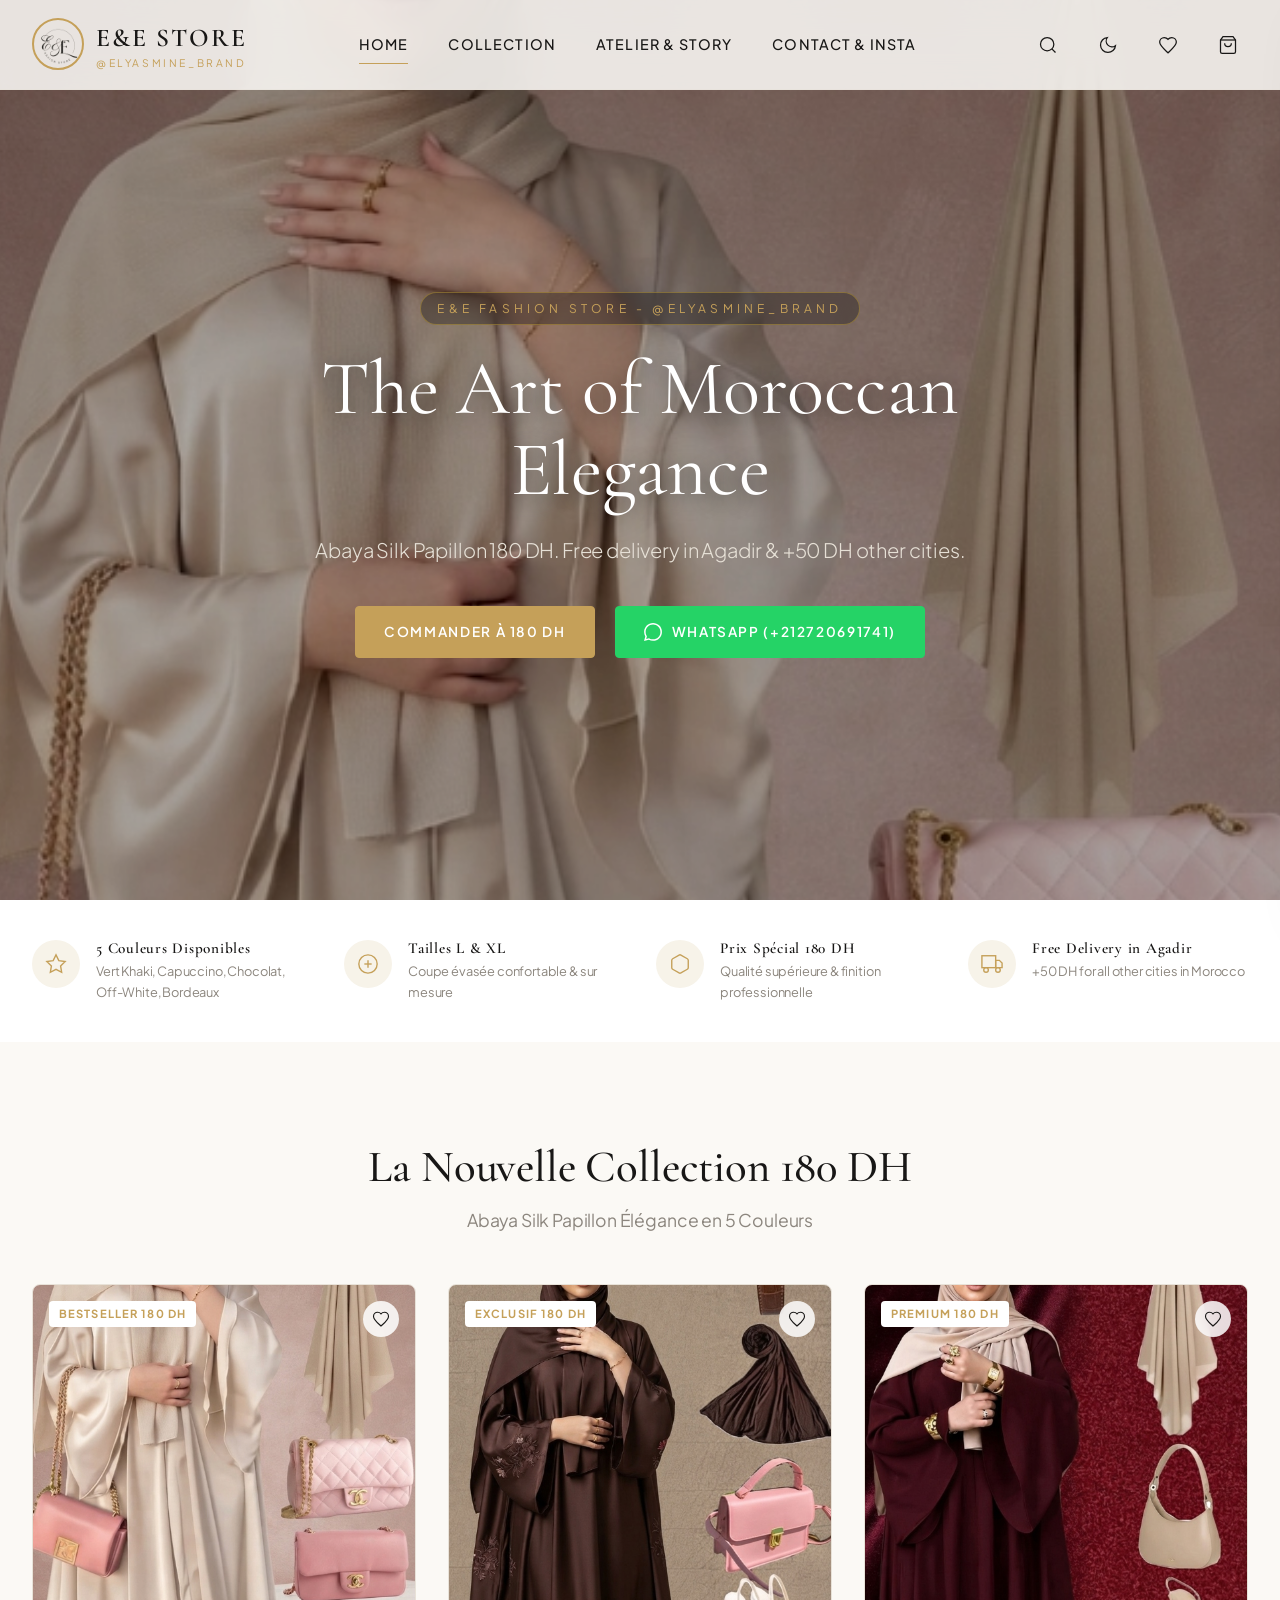
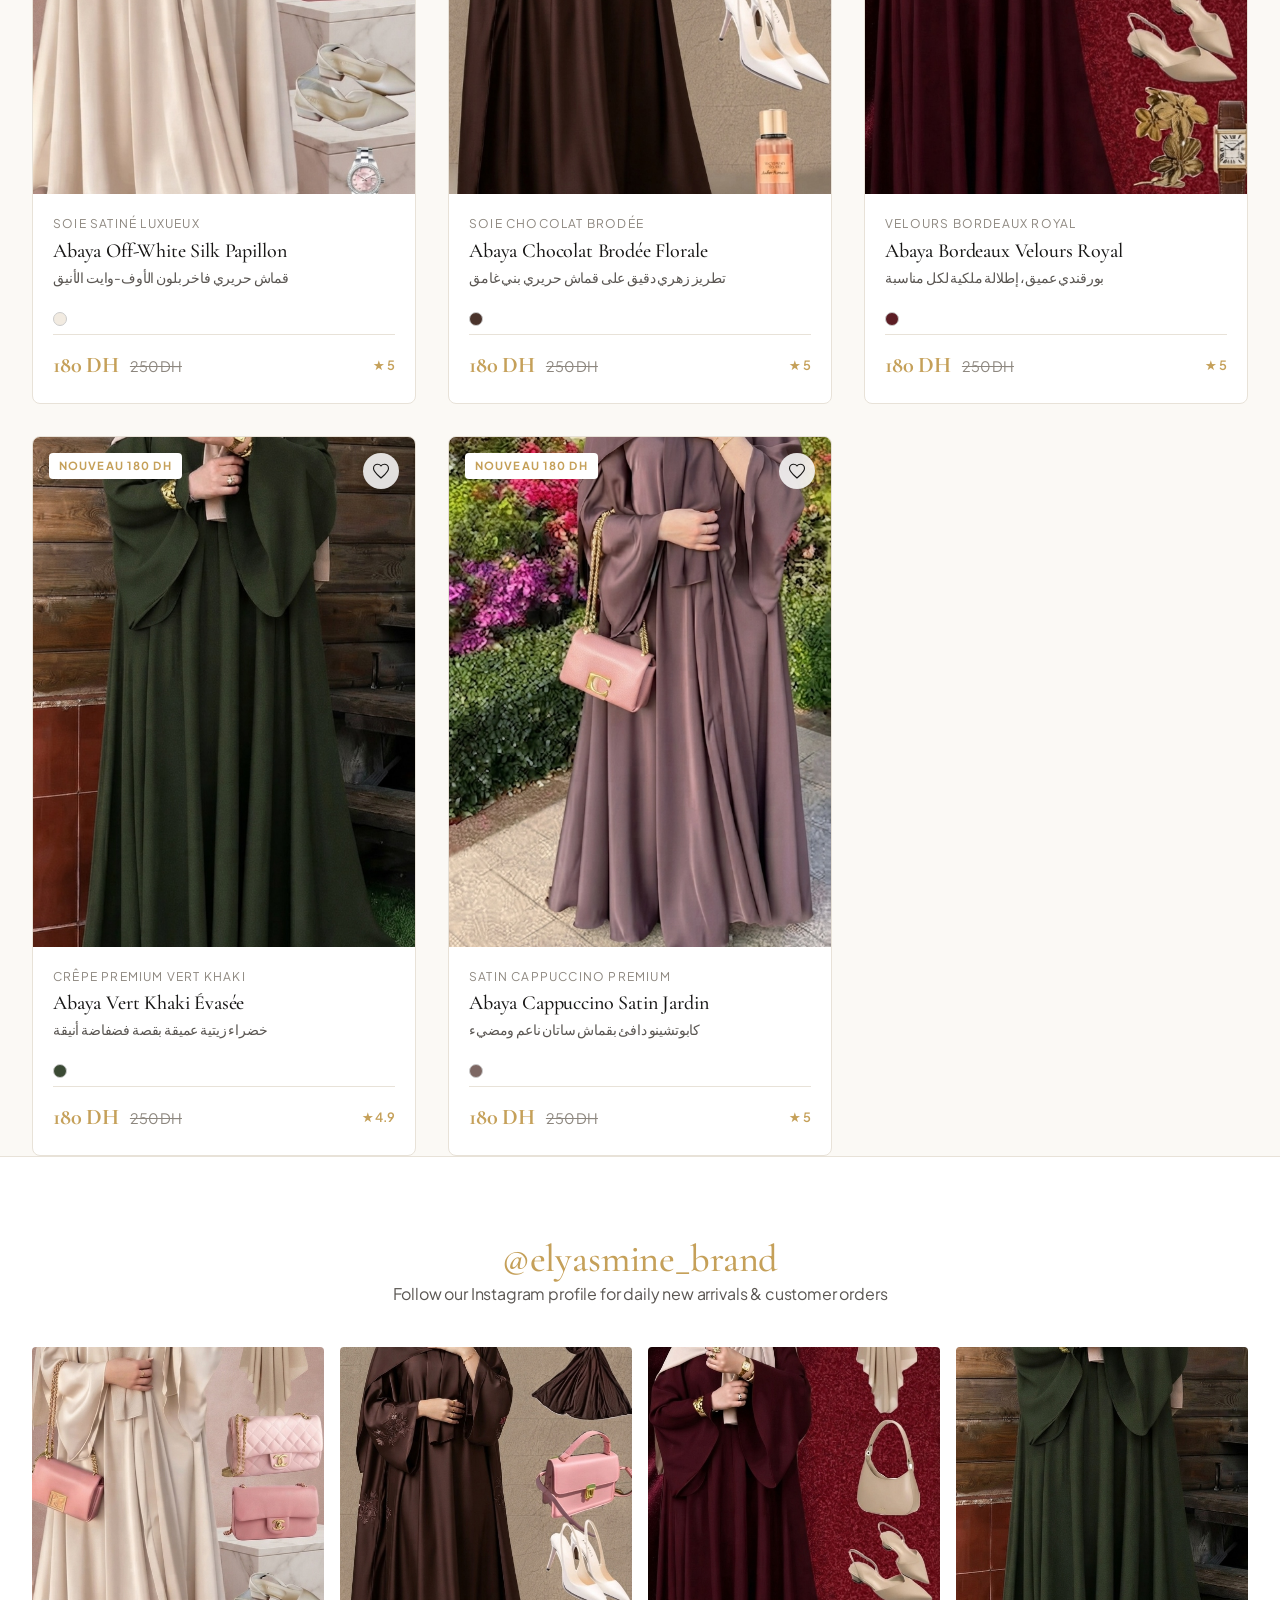
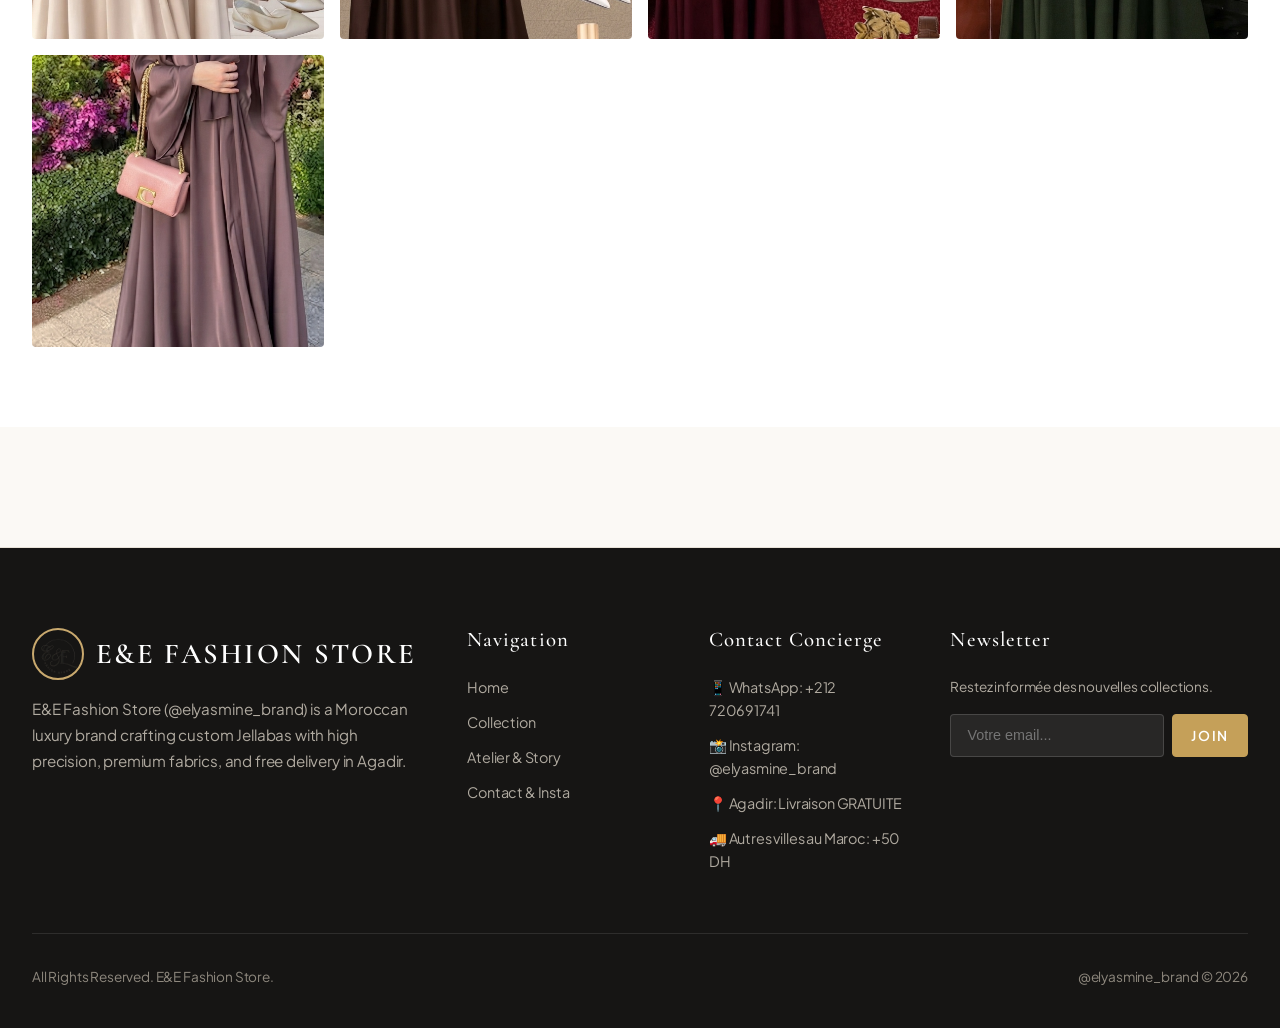
<file: index.html>
<!DOCTYPE html>
<html lang="en" dir="ltr" data-theme="light">
<head>
  <meta charset="UTF-8">
  <meta name="viewport" content="width=device-width, initial-scale=1.0">
  <title>E&amp;E Fashion Store | @elyasmine_brand | Abayas &amp; Jellabas 180 DH</title>
  <meta name="description" content="E&amp;E Fashion Store (@elyasmine_brand) - Abaya Silk Papillon 180 DH in 5 colors, sizes L &amp; XL. Free delivery in Agadir.">
  <link rel="stylesheet" href="css/main.css">
  <link rel="stylesheet" href="css/components.css">
  <link rel="stylesheet" href="css/pages.css">
  <link rel="stylesheet" href="css/rtl.css">
  <link rel="stylesheet" href="css/responsive.css">
  <style>
    .brand-logo-img {
      height: 52px;
      width: 52px;
      border-radius: 50%;
      object-fit: cover;
      border: 2px solid var(--accent-gold, #C9A96E);
    }
  </style>
</head>
<body>

  <header id="main-header" class="main-header">
    <div class="container header-inner">

      <button id="mobile-menu-trigger" class="mobile-menu-trigger header-icon-btn" aria-label="Open Navigation">
        <svg width="24" height="24" viewBox="0 0 24 24" fill="none" stroke="currentColor" stroke-width="1.5">
          <line x1="3" y1="12" x2="21" y2="12"/>
          <line x1="3" y1="6" x2="21" y2="6"/>
          <line x1="3" y1="18" x2="21" y2="18"/>
        </svg>
      </button>

      <a href="index.html" class="header-logo" style="display:flex; align-items:center; gap:12px;">
        <img src="assets/images/insta_profile.png" alt="E&amp;E Fashion Store Logo" class="brand-logo-img">
        <div>
          <span class="logo-text" style="font-size:1.6rem; letter-spacing:0.08em;">E&amp;E STORE</span>
          <span class="logo-tagline">@ELYASMINE_BRAND</span>
        </div>
      </a>

      <nav class="nav-links">
        <a href="index.html" class="nav-link active">Home</a>
        <a href="collection.html" class="nav-link">Collection</a>
        <a href="about.html" class="nav-link">Atelier &amp; Story</a>
        <a href="contact.html" class="nav-link">Contact &amp; Insta</a>
      </nav>

      <div class="header-utils">
        <button id="search-trigger-btn" class="header-icon-btn" aria-label="Search">
          <svg width="20" height="20" viewBox="0 0 24 24" fill="none" stroke="currentColor" stroke-width="1.5">
            <circle cx="11" cy="11" r="8"/>
            <line x1="21" y1="21" x2="16.65" y2="16.65"/>
          </svg>
        </button>

        <button id="theme-toggle-btn" class="header-icon-btn" aria-label="Toggle Dark Mode">
          <svg width="20" height="20" viewBox="0 0 24 24" fill="none" stroke="currentColor" stroke-width="1.5">
            <path d="M21 12.79A9 9 0 1 1 11.21 3 7 7 0 0 0 21 12.79z"/>
          </svg>
        </button>

        <a href="collection.html" class="header-icon-btn" aria-label="Wishlist">
          <svg width="20" height="20" viewBox="0 0 24 24" fill="none" stroke="currentColor" stroke-width="1.5">
            <path d="M12 21.35l-1.45-1.32C5.4 15.36 2 12.28 2 8.5 2 5.42 4.42 3 7.5 3c1.74 0 3.41.81 4.5 2.09C13.09 3.81 14.76 3 16.5 3 19.58 3 22 5.42 22 8.5c0 3.78-3.4 6.86-8.55 11.54L12 21.35z"/>
          </svg>
          <span class="wishlist-badge-count badge-count" style="display:none;">0</span>
        </a>

        <button id="cart-drawer-trigger" class="header-icon-btn" aria-label="Shopping Bag">
          <svg width="20" height="20" viewBox="0 0 24 24" fill="none" stroke="currentColor" stroke-width="1.5">
            <path d="M6 2L3 6v14a2 2 0 0 0 2 2h14a2 2 0 0 0 2-2V6l-3-4z"/>
            <line x1="3" y1="6" x2="21" y2="6"/>
            <path d="M16 10a4 4 0 0 1-8 0"/>
          </svg>
          <span class="cart-badge-count badge-count" style="display:none;">0</span>
        </button>
      </div>

    </div>
  </header>

  <aside id="mobile-menu-drawer" class="mobile-drawer">
    <div class="mobile-drawer-header">
      <div style="display:flex; align-items:center; gap:8px;">
        <img src="assets/images/insta_profile.png" style="height:40px; width:40px; border-radius:50%; object-fit:cover; border:2px solid var(--accent-gold,#C9A96E);">
        <span class="logo-text" style="font-size:1.4rem;">E&amp;E STORE</span>
      </div>
      <button id="mobile-menu-close" class="modal-close">&times;</button>
    </div>
    <div class="mobile-nav-links">
      <a href="index.html" class="mobile-nav-link">Home</a>
      <a href="collection.html" class="mobile-nav-link">Collection</a>
      <a href="about.html" class="mobile-nav-link">Atelier &amp; Story</a>
      <a href="contact.html" class="mobile-nav-link">Contact &amp; Insta</a>
      <a href="cart.html" class="mobile-nav-link">Shopping Bag</a>
    </div>
  </aside>

  <section id="homepage-hero" class="hero-section">
    <div class="hero-bg-wrap">
      <img src="assets/images/insta_ivory_gold.jpg" alt="E&amp;E Fashion Store Abaya Silk 180 DH">
    </div>
    <div class="hero-content reveal-on-scroll">
      <span class="hero-tag">E&amp;E FASHION STORE - @ELYASMINE_BRAND</span>
      <h1 class="hero-title">The Art of Moroccan Elegance</h1>
      <p class="hero-subtitle">Abaya Silk Papillon 180 DH. Free delivery in Agadir &amp; +50 DH other cities.</p>
      <div class="hero-cta-group">
        <a href="product-detail.html?id=ee-abaya-ivory-01" class="btn btn-primary">Commander à 180 DH</a>
        <a href="https://wa.me/212720691741" target="_blank" class="btn btn-whatsapp">
          <svg width="18" height="18" viewBox="0 0 24 24" fill="currentColor">
            <path d="M.057 24l1.687-6.163c-1.041-1.804-1.588-3.849-1.587-5.946.003-6.556 5.338-11.891 11.893-11.891 3.181.001 6.167 1.24 8.413 3.488 2.245 2.248 3.481 5.236 3.48 8.414-.003 6.557-5.338 11.892-11.893 11.892-1.99-.001-3.951-.5-5.688-1.448l-6.305 1.654zm6.597-3.807c1.676.995 3.276 1.591 5.392 1.592 5.448 0 9.886-4.434 9.889-9.885.002-5.462-4.415-9.89-9.881-9.892-5.452 0-9.887 4.434-9.889 9.884-.001 2.225.651 3.891 1.746 5.634l-.999 3.648 3.742-.981z"/>
          </svg>
          WhatsApp (+212720691741)
        </a>
      </div>
    </div>
  </section>

  <section class="philosophy-bar">
    <div class="container">
      <div class="philosophy-grid">
        <div class="philosophy-item">
          <div class="philosophy-icon">
            <svg width="22" height="22" viewBox="0 0 24 24" fill="none" stroke="currentColor" stroke-width="1.5">
              <polygon points="12 2 15.09 8.26 22 9.27 17 14.14 18.18 21.02 12 17.77 5.82 21.02 7 14.14 2 9.27 8.91 8.26 12 2"/>
            </svg>
          </div>
          <div>
            <h4 class="philosophy-title">5 Couleurs Disponibles</h4>
            <p class="philosophy-desc">Vert Khaki, Capuccino, Chocolat, Off-White, Bordeaux</p>
          </div>
        </div>

        <div class="philosophy-item">
          <div class="philosophy-icon">
            <svg width="22" height="22" viewBox="0 0 24 24" fill="none" stroke="currentColor" stroke-width="1.5">
              <circle cx="12" cy="12" r="10"/>
              <path d="M8 12h8"/>
              <path d="M12 8v8"/>
            </svg>
          </div>
          <div>
            <h4 class="philosophy-title">Tailles L &amp; XL</h4>
            <p class="philosophy-desc">Coupe évasée confortable &amp; sur mesure</p>
          </div>
        </div>

        <div class="philosophy-item">
          <div class="philosophy-icon">
            <svg width="22" height="22" viewBox="0 0 24 24" fill="none" stroke="currentColor" stroke-width="1.5">
              <path d="M21 16V8a2 2 0 0 0-1-1.73l-7-4a2 2 0 0 0-2 0l-7 4A2 2 0 0 0 3 8v8a2 2 0 0 0 1 1.73l7 4a2 2 0 0 0 2 0l7-4A2 2 0 0 0 21 16z"/>
            </svg>
          </div>
          <div>
            <h4 class="philosophy-title">Prix Spécial 180 DH</h4>
            <p class="philosophy-desc">Qualité supérieure &amp; finition professionnelle</p>
          </div>
        </div>

        <div class="philosophy-item">
          <div class="philosophy-icon">
            <svg width="22" height="22" viewBox="0 0 24 24" fill="none" stroke="currentColor" stroke-width="1.5">
              <rect x="1" y="3" width="15" height="13"/>
              <polygon points="16 8 20 8 23 11 23 16 16 16 16 8"/>
              <circle cx="5.5" cy="18.5" r="2.5"/>
              <circle cx="18.5" cy="18.5" r="2.5"/>
            </svg>
          </div>
          <div>
            <h4 class="philosophy-title">Free Delivery in Agadir</h4>
            <p class="philosophy-desc">+50 DH for all other cities in Morocco</p>
          </div>
        </div>
      </div>
    </div>
  </section>

  <section class="section-padding">
    <div class="container">
      <div style="text-align:center; margin-bottom:50px;">
        <h2 class="section-title" style="font-size:2.8rem; margin-bottom:12px;">La Nouvelle Collection 180 DH</h2>
        <p class="section-subtitle" style="font-size:1.1rem; color:var(--text-muted);">Abaya Silk Papillon Élégance en 5 Couleurs</p>
      </div>
      <div id="featured-creations-grid" class="products-grid-3"></div>
    </div>
  </section>

  <section class="section-padding" style="background-color:var(--bg-surface); padding:80px 0; border-top:1px solid var(--border-color);">
    <div class="container">
      <div style="text-align:center; margin-bottom:32px;">
        <a href="https://www.instagram.com/elyasmine_brand/" target="_blank" style="display:inline-block;">
          <h2 class="section-title" style="font-size:2.4rem; color:var(--accent-gold);">@elyasmine_brand</h2>
        </a>
        <p>Follow our Instagram profile for daily new arrivals &amp; customer orders</p>
      </div>

      <div class="insta-grid">
        <a href="https://www.instagram.com/elyasmine_brand/" target="_blank" class="insta-card">
          <img src="assets/images/insta_ivory_gold.jpg" alt="E&amp;E Abaya Off-White Silk Papillon">
          <div class="insta-overlay"><span>@elyasmine_brand</span></div>
        </a>
        <a href="https://www.instagram.com/elyasmine_brand/" target="_blank" class="insta-card">
          <img src="assets/images/insta_brown_floral.jpg" alt="E&amp;E Abaya Chocolat Brodée">
          <div class="insta-overlay"><span>@elyasmine_brand</span></div>
        </a>
        <a href="https://www.instagram.com/elyasmine_brand/" target="_blank" class="insta-card">
          <img src="assets/images/insta_burgundy_gold.jpg" alt="E&amp;E Abaya Bordeaux Royal">
          <div class="insta-overlay"><span>@elyasmine_brand</span></div>
        </a>
        <a href="https://www.instagram.com/elyasmine_brand/" target="_blank" class="insta-card">
          <img src="assets/images/insta_green_flare.jpg" alt="E&amp;E Abaya Vert Khaki">
          <div class="insta-overlay"><span>@elyasmine_brand</span></div>
        </a>
        <a href="https://www.instagram.com/elyasmine_brand/" target="_blank" class="insta-card">
          <img src="assets/images/insta_taupe_garden.jpg" alt="E&amp;E Abaya Cappuccino Satin">
          <div class="insta-overlay"><span>@elyasmine_brand</span></div>
        </a>
      </div>
    </div>
  </section>

  <footer class="main-footer">
    <div class="container">
      <div class="footer-grid">
        <div>
          <div style="display:flex; align-items:center; gap:12px; margin-bottom:16px;">
            <img src="assets/images/insta_profile.png" style="height:52px; width:52px; border-radius:50%; object-fit:cover; border:2px solid #C9A96E;">
            <span class="logo-text" style="color:#FFF; font-size:1.8rem;">E&amp;E FASHION STORE</span>
          </div>
          <p class="footer-brand-desc">E&amp;E Fashion Store (@elyasmine_brand) is a Moroccan luxury brand crafting custom Jellabas with high precision, premium fabrics, and free delivery in Agadir.</p>
        </div>

        <div>
          <h4 class="footer-col-title">Navigation</h4>
          <div class="footer-links">
            <a href="index.html">Home</a>
            <a href="collection.html">Collection</a>
            <a href="about.html">Atelier &amp; Story</a>
            <a href="contact.html">Contact &amp; Insta</a>
          </div>
        </div>

        <div>
          <h4 class="footer-col-title">Contact Concierge</h4>
          <div class="footer-links">
            <a href="https://wa.me/212720691741" target="_blank">📱 WhatsApp: +212 720691741</a>
            <a href="https://www.instagram.com/elyasmine_brand/" target="_blank">📸 Instagram: @elyasmine_brand</a>
            <a>📍 Agadir: Livraison GRATUITE</a>
            <a>🚚 Autres villes au Maroc: +50 DH</a>
          </div>
        </div>

        <div>
          <h4 class="footer-col-title">Newsletter</h4>
          <p style="font-size:0.85rem; color:#B0AAA0;">Restez informée des nouvelles collections.</p>
          <form class="footer-newsletter-input" onsubmit="event.preventDefault(); window.showToast('Merci de votre inscription à E&amp;E Fashion Store', 'check');">
            <input type="email" placeholder="Votre email..." required>
            <button type="submit" class="btn btn-primary" style="padding:12px 18px;">Join</button>
          </form>
        </div>
      </div>

      <div class="footer-bottom">
        <span>All Rights Reserved. E&amp;E Fashion Store.</span>
        <span>@elyasmine_brand © 2026</span>
      </div>
    </div>
  </footer>

  <div id="cart-overlay" class="cart-overlay"></div>
  <aside id="cart-drawer" class="cart-drawer">
    <div class="cart-drawer-header">
      <h3 class="cart-drawer-title">Your Shopping Bag</h3>
      <button id="cart-drawer-close" class="modal-close">&times;</button>
    </div>
    <div id="cart-drawer-items" class="cart-drawer-items"></div>
    <div class="cart-drawer-footer">
      <div class="cart-summary-row">
        <span>Subtotal</span>
        <strong id="cart-drawer-subtotal">0 DH</strong>
      </div>
      <div class="cart-summary-row" style="font-size:0.9rem; color:var(--text-muted);">
        <span>Frais de livraison</span>
        <span id="cart-drawer-shipping" style="color:var(--accent-gold); font-weight:600;">Gratuit (Agadir)</span>
      </div>
      <div class="cart-summary-row" style="font-size:1.3rem; margin-top:12px; padding-top:12px; border-top:1px solid var(--border-color);">
        <span>Total</span>
        <strong id="cart-drawer-total" style="color:var(--accent-gold);">0 DH</strong>
      </div>
      <button type="button" id="whatsapp-checkout-drawer" class="btn btn-whatsapp" style="width:100%; margin-top:16px;">
        <svg width="18" height="18" viewBox="0 0 24 24" fill="currentColor">
          <path d="M.057 24l1.687-6.163c-1.041-1.804-1.588-3.849-1.587-5.946.003-6.556 5.338-11.891 11.893-11.891 3.181.001 6.167 1.24 8.413 3.488 2.245 2.248 3.481 5.236 3.48 8.414-.003 6.557-5.338 11.892-11.893 11.892-1.99-.001-3.951-.5-5.688-1.448l-6.305 1.654zm6.597-3.807c1.676.995 3.276 1.591 5.392 1.592 5.448 0 9.886-4.434 9.889-9.885.002-5.462-4.415-9.89-9.881-9.892-5.452 0-9.887 4.434-9.889 9.884-.001 2.225.651 3.891 1.746 5.634l-.999 3.648 3.742-.981z"/>
        </svg>
        <span>Checkout via WhatsApp (+212720691741)</span>
      </button>
      <a href="cart.html" class="btn btn-outline" style="width:100%; margin-top:8px;">View Full Shopping Bag</a>
    </div>
  </aside>

  <script src="js/products-data.js"></script>
  <script src="js/i18n.js"></script>
  <script src="js/theme.js"></script>
  <script src="js/wishlist.js"></script>
  <script src="js/cart.js"></script>
  <script src="js/modal.js"></script>
  <script src="js/app.js"></script>
</body>
</html>
</file>
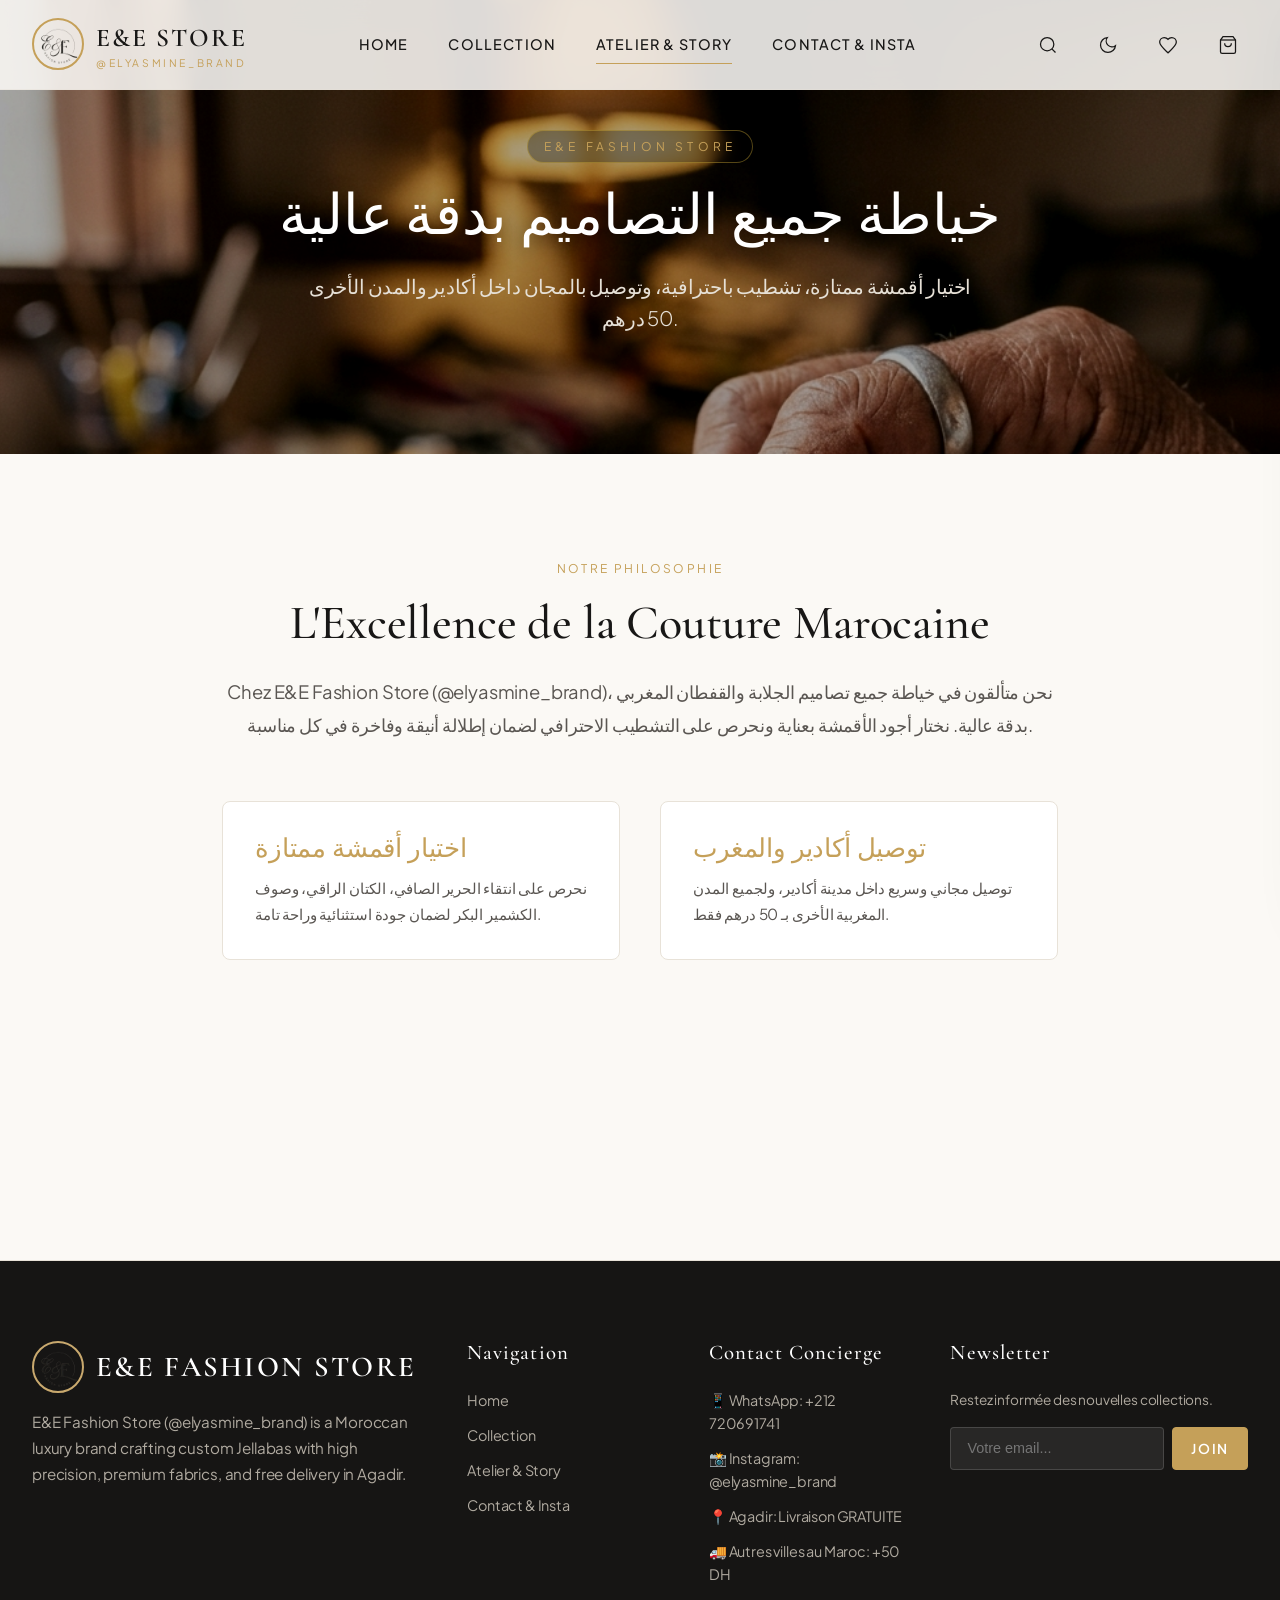
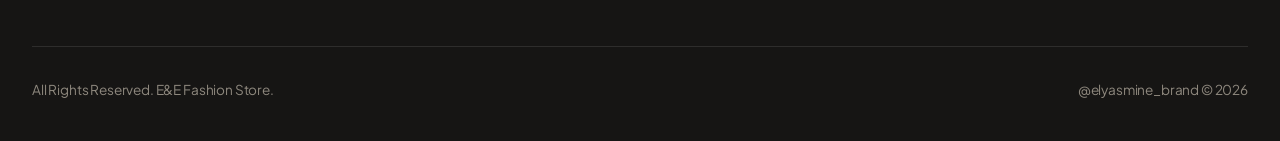
<file: about.html>
<!DOCTYPE html>
<html lang="en" dir="ltr" data-theme="light">
<head>
  <meta charset="UTF-8">
  <meta name="viewport" content="width=device-width, initial-scale=1.0">
  <title>About Us | E&amp;E Fashion Store (@elyasmine_brand)</title>
  <meta name="description" content="Discover E&amp;E Fashion Store (@elyasmine_brand), specializing in custom high precision Jellabas, premium fabric selection, and free delivery in Agadir.">
  <link rel="stylesheet" href="css/main.css">
  <link rel="stylesheet" href="css/components.css">
  <link rel="stylesheet" href="css/pages.css">
  <link rel="stylesheet" href="css/rtl.css">
  <link rel="stylesheet" href="css/responsive.css">
</head>
<body>

  <header id="main-header" class="main-header">
    <div class="container header-inner">

      <button id="mobile-menu-trigger" class="mobile-menu-trigger header-icon-btn" aria-label="Open Navigation">
        <svg width="24" height="24" viewBox="0 0 24 24" fill="none" stroke="currentColor" stroke-width="1.5">
          <line x1="3" y1="12" x2="21" y2="12"/>
          <line x1="3" y1="6" x2="21" y2="6"/>
          <line x1="3" y1="18" x2="21" y2="18"/>
        </svg>
      </button>

      <a href="index.html" class="header-logo" style="display:flex; align-items:center; gap:12px;">
        <img src="assets/images/insta_profile.png" alt="E&amp;E Logo" style="height:52px; width:52px; border-radius:50%; object-fit:cover; border:2px solid var(--accent-gold,#C9A96E);">
        <div>
          <span class="logo-text" style="font-size:1.6rem;">E&amp;E STORE</span>
          <span class="logo-tagline">@ELYASMINE_BRAND</span>
        </div>
      </a>

      <nav class="nav-links">
        <a href="index.html" class="nav-link">Home</a>
        <a href="collection.html" class="nav-link">Collection</a>
        <a href="about.html" class="nav-link active">Atelier &amp; Story</a>
        <a href="contact.html" class="nav-link">Contact &amp; Insta</a>
      </nav>

      <div class="header-utils">
        <button id="search-trigger-btn" class="header-icon-btn" aria-label="Search">
          <svg width="20" height="20" viewBox="0 0 24 24" fill="none" stroke="currentColor" stroke-width="1.5">
            <circle cx="11" cy="11" r="8"/>
            <line x1="21" y1="21" x2="16.65" y2="16.65"/>
          </svg>
        </button>

        <button id="theme-toggle-btn" class="header-icon-btn" aria-label="Toggle Dark Mode">
          <svg width="20" height="20" viewBox="0 0 24 24" fill="none" stroke="currentColor" stroke-width="1.5">
            <path d="M21 12.79A9 9 0 1 1 11.21 3 7 7 0 0 0 21 12.79z"/>
          </svg>
        </button>

        <a href="collection.html" class="header-icon-btn" aria-label="Wishlist">
          <svg width="20" height="20" viewBox="0 0 24 24" fill="none" stroke="currentColor" stroke-width="1.5">
            <path d="M12 21.35l-1.45-1.32C5.4 15.36 2 12.28 2 8.5 2 5.42 4.42 3 7.5 3c1.74 0 3.41.81 4.5 2.09C13.09 3.81 14.76 3 16.5 3 19.58 3 22 5.42 22 8.5c0 3.78-3.4 6.86-8.55 11.54L12 21.35z"/>
          </svg>
          <span class="wishlist-badge-count badge-count" style="display:none;">0</span>
        </a>

        <button id="cart-drawer-trigger" class="header-icon-btn" aria-label="Shopping Bag">
          <svg width="20" height="20" viewBox="0 0 24 24" fill="none" stroke="currentColor" stroke-width="1.5">
            <path d="M6 2L3 6v14a2 2 0 0 0 2 2h14a2 2 0 0 0 2-2V6l-3-4z"/>
            <line x1="3" y1="6" x2="21" y2="6"/>
            <path d="M16 10a4 4 0 0 1-8 0"/>
          </svg>
          <span class="cart-badge-count badge-count" style="display:none;">0</span>
        </button>
      </div>

    </div>
  </header>

  <aside id="mobile-menu-drawer" class="mobile-drawer">
    <div class="mobile-drawer-header">
      <div style="display:flex; align-items:center; gap:8px;">
        <img src="assets/images/insta_profile.png" style="height:40px; width:40px; border-radius:50%; object-fit:cover; border:2px solid var(--accent-gold,#C9A96E);">
        <span class="logo-text" style="font-size:1.4rem;">E&amp;E STORE</span>
      </div>
      <button id="mobile-menu-close" class="modal-close">&times;</button>
    </div>
    <div class="mobile-nav-links">
      <a href="index.html" class="mobile-nav-link">Home</a>
      <a href="collection.html" class="mobile-nav-link">Collection</a>
      <a href="about.html" class="mobile-nav-link">Atelier &amp; Story</a>
      <a href="contact.html" class="mobile-nav-link">Contact &amp; Insta</a>
      <a href="cart.html" class="mobile-nav-link">Shopping Bag</a>
    </div>
  </aside>

  <section class="hero-section" style="min-height:50vh;">
    <div class="hero-bg-wrap">
      <img src="assets/images/craftsmanship.png" alt="E&amp;E Fashion Store Hand Embroidery">
    </div>
    <div class="hero-content">
      <span class="hero-tag">E&amp;E FASHION STORE</span>
      <h1 class="hero-title" style="font-size:3.5rem;">خياطة جميع التصاميم بدقة عالية</h1>
      <p class="hero-subtitle">اختيار أقمشة ممتازة، تشطيب باحترافية، وتوصيل بالمجان داخل أكادير والمدن الأخرى 50 درهم.</p>
    </div>
  </section>

  <section class="section-padding" style="padding:100px 0;">
    <div class="container" style="max-width:900px;">
      <div style="text-align:center; margin-bottom:60px;">
        <span style="font-size:0.75rem; letter-spacing:0.2em; color:var(--accent-gold); text-transform:uppercase;">NOTRE PHILOSOPHIE</span>
        <h2 style="font-size:3rem; margin:16px 0 24px;">L'Excellence de la Couture Marocaine</h2>
        <p style="font-size:1.15rem; line-height:1.8; color:var(--text-secondary);">
          Chez E&amp;E Fashion Store (@elyasmine_brand)، نحن متألقون في خياطة جميع تصاميم الجلابة والقفطان المغربي بدقة عالية. نختار أجود الأقمشة بعناية ونحرص على التشطيب الاحترافي لضمان إطلالة أنيقة وفاخرة في كل مناسبة.
        </p>
      </div>

      <div style="display:grid; grid-template-columns:1fr 1fr; gap:40px; margin-bottom:80px;">
        <div style="background-color:var(--bg-card); padding:32px; border-radius:var(--radius-md); border:1px solid var(--border-color);">
          <h3 style="font-family:var(--font-serif); font-size:1.6rem; margin-bottom:12px; color:var(--accent-gold);">اختيار أقمشة ممتازة</h3>
          <p style="font-size:0.95rem; color:var(--text-secondary); line-height:1.7;">نحرص على انتقاء الحرير الصافي، الكتان الراقي، وصوف الكشمير البكر لضمان جودة استثنائية وراحة تامة.</p>
        </div>
        <div style="background-color:var(--bg-card); padding:32px; border-radius:var(--radius-md); border:1px solid var(--border-color);">
          <h3 style="font-family:var(--font-serif); font-size:1.6rem; margin-bottom:12px; color:var(--accent-gold);">توصيل أكادير والمغرب</h3>
          <p style="font-size:0.95rem; color:var(--text-secondary); line-height:1.7;">توصيل مجاني وسريع داخل مدينة أكادير، ولجميع المدن المغربية الأخرى بـ 50 درهم فقط.</p>
        </div>
      </div>
    </div>
  </section>

  <footer class="main-footer">
    <div class="container">
      <div class="footer-grid">
        <div>
          <div style="display:flex; align-items:center; gap:12px; margin-bottom:16px;">
            <img src="assets/images/insta_profile.png" style="height:52px; width:52px; border-radius:50%; object-fit:cover; border:2px solid #C9A96E;">
            <span class="logo-text" style="color:#FFF; font-size:1.8rem;">E&amp;E FASHION STORE</span>
          </div>
          <p class="footer-brand-desc">E&amp;E Fashion Store (@elyasmine_brand) is a Moroccan luxury brand crafting custom Jellabas with high precision, premium fabrics, and free delivery in Agadir.</p>
        </div>

        <div>
          <h4 class="footer-col-title">Navigation</h4>
          <div class="footer-links">
            <a href="index.html">Home</a>
            <a href="collection.html">Collection</a>
            <a href="about.html">Atelier &amp; Story</a>
            <a href="contact.html">Contact &amp; Insta</a>
          </div>
        </div>

        <div>
          <h4 class="footer-col-title">Contact Concierge</h4>
          <div class="footer-links">
            <a href="https://wa.me/212720691741" target="_blank">📱 WhatsApp: +212 720691741</a>
            <a href="https://www.instagram.com/elyasmine_brand/" target="_blank">📸 Instagram: @elyasmine_brand</a>
            <a>📍 Agadir: Livraison GRATUITE</a>
            <a>🚚 Autres villes au Maroc: +50 DH</a>
          </div>
        </div>

        <div>
          <h4 class="footer-col-title">Newsletter</h4>
          <p style="font-size:0.85rem; color:#B0AAA0;">Restez informée des nouvelles collections.</p>
          <form class="footer-newsletter-input" onsubmit="event.preventDefault(); window.showToast('Merci de votre inscription à E&amp;E Fashion Store', 'check');">
            <input type="email" placeholder="Votre email..." required>
            <button type="submit" class="btn btn-primary" style="padding:12px 18px;">Join</button>
          </form>
        </div>
      </div>

      <div class="footer-bottom">
        <span>All Rights Reserved. E&amp;E Fashion Store.</span>
        <span>@elyasmine_brand © 2026</span>
      </div>
    </div>
  </footer>

  <div id="cart-overlay" class="cart-overlay"></div>
  <aside id="cart-drawer" class="cart-drawer">
    <div class="cart-drawer-header">
      <h3 class="cart-drawer-title">Your Shopping Bag</h3>
      <button id="cart-drawer-close" class="modal-close">&times;</button>
    </div>
    <div id="cart-drawer-items" class="cart-drawer-items"></div>
    <div class="cart-drawer-footer">
      <div class="cart-summary-row">
        <span>Subtotal</span>
        <strong id="cart-drawer-subtotal">0 DH</strong>
      </div>
      <button type="button" id="whatsapp-checkout-drawer" class="btn btn-whatsapp" style="width:100%; margin-top:16px;">
        <span>Checkout via WhatsApp (+212720691741)</span>
      </button>
    </div>
  </aside>

  <script src="js/products-data.js"></script>
  <script src="js/i18n.js"></script>
  <script src="js/theme.js"></script>
  <script src="js/wishlist.js"></script>
  <script src="js/cart.js"></script>
  <script src="js/modal.js"></script>
  <script src="js/app.js"></script>
</body>
</html>
</file>
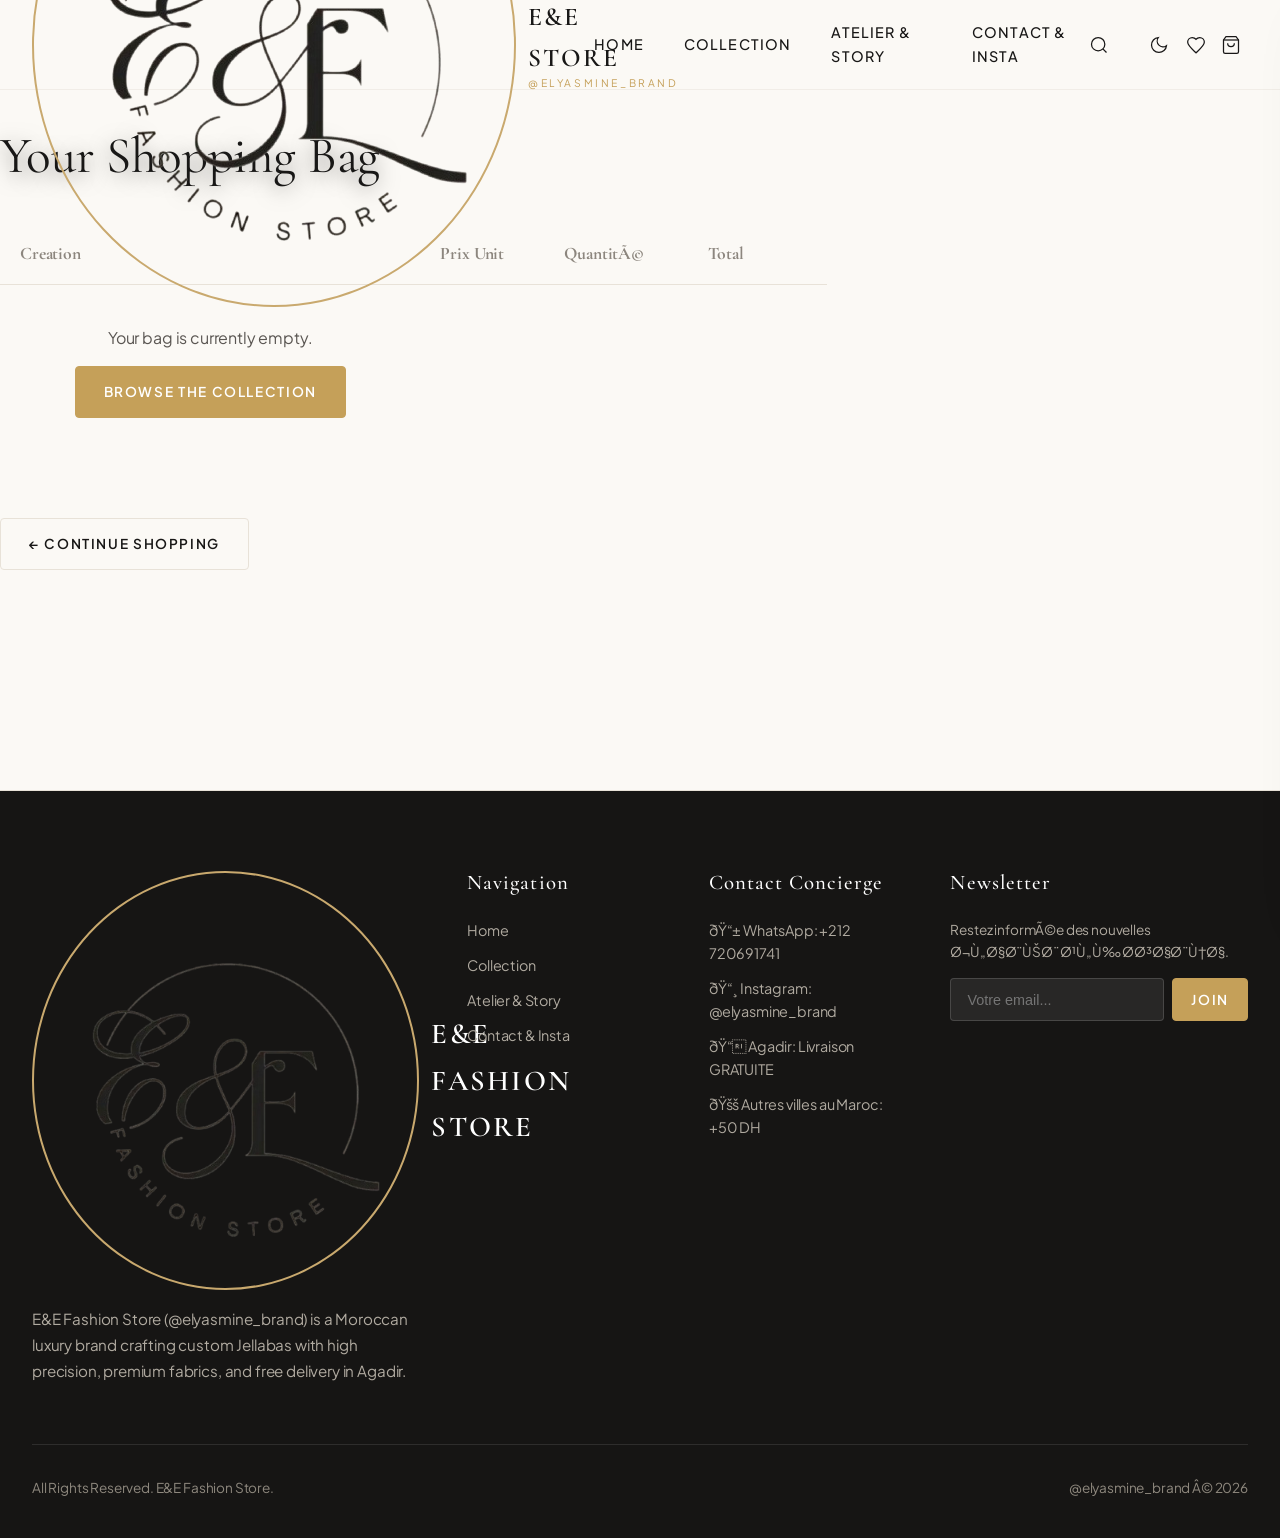
<file: cart.html>
﻿<!DOCTYPE html>
<html lang="en" dir="ltr" data-theme="light">
<head>
  <meta charset="UTF-8">
  <meta name="viewport" content="width=device-width, initial-scale=1.0">
  <title>Shopping Bag | E&E Fashion Store (@elyasmine_brand)</title>
  <meta name="description" content="View your shopping bag, select delivery city (Agadir Free / Other Cities +50 DH), and order directly on WhatsApp +212720691741.">

<link rel="stylesheet" href="css/main.css">
  <link rel="stylesheet" href="css/components.css">
  <link rel="stylesheet" href="css/pages.css">
  <link rel="stylesheet" href="css/rtl.css">
  <link rel="stylesheet" href="css/responsive.css">
  <style>
    .cart-table-wrap {
      width: 100%;
      overflow-x: auto;
      margin-bottom: 40px;
    }
    .cart-table {
      width: 100%;
      border-collapse: collapse;
      text-align: left;
    }
    [dir="rtl"] .cart-table {
      text-align: right;
    }
    .cart-table th {
      font-family: var(--font-serif);
      font-size: 1.1rem;
      padding: 16px 20px;
      border-bottom: 1px solid var(--border-color);
      color: var(--text-muted);
    }
    .cart-table td {
      padding: 24px 20px;
      border-bottom: 1px solid var(--border-color);
      vertical-align: middle;
    }
    .cart-table-img {
      width: 80px;
      height: 105px;
      object-fit: cover;
      border-radius: var(--radius-sm);
    }
    .cart-table-prod {
      display: flex;
      align-items: center;
      gap: 20px;
    }
    .cart-table-title {
      font-family: var(--font-serif);
      font-size: 1.3rem;
    }
    .cart-table-subtitle {
      font-size: 0.85rem;
      color: var(--text-muted);
    }
    .cart-table-spec {
      font-size: 0.8rem;
      color: var(--accent-gold);
      margin-top: 4px;
    }
    .cart-table-price, .cart-table-total {
      font-family: var(--font-serif);
      font-size: 1.3rem;
      font-weight: 600;
    }
    .cart-summary-box {
      background-color: var(--bg-surface);
      border: 1px solid var(--border-color);
      border-radius: var(--radius-md);
      padding: 32px;
      box-shadow: var(--shadow-md);
    }
  </style>
</head>
<body>

<header id="main-header" class="main-header">
    <div class="container header-inner">
      <button id="mobile-menu-trigger" class="mobile-menu-trigger header-icon-btn" aria-label="Open Navigation">
        <svg width="24" height="24" viewBox="0 0 24 24" fill="none" stroke="currentColor" stroke-width="1.5"><line x1="3" y1="12" x2="21" y2="12"/><line x1="3" y1="6" x2="21" y2="6"/><line x1="3" y1="18" x2="21" y2="18"/></svg>
      </button>

      <a href="index.html" class="header-logo" style="display: flex; align-items: center; gap: 12px;">
        <img src="assets/images/insta_profile.png" style="border-radius:50%; object-fit:cover; border:2px solid #C9A96E;" alt="E&E Logo" style="height: 52px;">
        <div>
          <span class="logo-text" style="font-size: 1.6rem;">E&E STORE</span>
          <span class="logo-tagline">@ELYASMINE_BRAND</span>
        </div>
      </a>

      <nav class="nav-links">
        <a href="index.html" class="nav-link" data-i18n="nav_home">Home</a>
        <a href="collection.html" class="nav-link" data-i18n="nav_collection">Collection</a>
        <a href="about.html" class="nav-link" data-i18n="nav_about">Atelier & Story</a>
        <a href="contact.html" class="nav-link" data-i18n="nav_contact">Contact & Insta</a>
      </nav>

      <div class="header-utils">
        <button id="search-trigger-btn" class="header-icon-btn" aria-label="Search">
          <svg width="20" height="20" viewBox="0 0 24 24" fill="none" stroke="currentColor" stroke-width="1.5"><circle cx="11" cy="11" r="8"/><line x1="21" y1="21" x2="16.65" y2="16.65"/></svg>
        </button>

        <button id="theme-toggle-btn" class="header-icon-btn" aria-label="Toggle Dark Mode">
          <svg width="20" height="20" viewBox="0 0 24 24" fill="none" stroke="currentColor" stroke-width="1.5"><path d="M21 12.79A9 9 0 1 1 11.21 3 7 7 0 0 0 21 12.79z"/></svg>
        </button>
        </div>

        <a href="collection.html" class="header-icon-btn" aria-label="Wishlist">
          <svg width="20" height="20" viewBox="0 0 24 24" fill="none" stroke="currentColor" stroke-width="1.5"><path d="M12 21.35l-1.45-1.32C5.4 15.36 2 12.28 2 8.5 2 5.42 4.42 3 7.5 3c1.74 0 3.41.81 4.5 2.09C13.09 3.81 14.76 3 16.5 3 19.58 3 22 5.42 22 8.5c0 3.78-3.4 6.86-8.55 11.54L12 21.35z"/></svg>
          <span class="wishlist-badge-count badge-count" style="display:none;">0</span>
        </a>

        <button id="cart-drawer-trigger" class="header-icon-btn" aria-label="Shopping Bag">
          <svg width="20" height="20" viewBox="0 0 24 24" fill="none" stroke="currentColor" stroke-width="1.5"><path d="M6 2L3 6v14a2 2 0 0 0 2 2h14a2 2 0 0 0 2-2V6l-3-4z"/><line x1="3" y1="6" x2="21" y2="6"/><path d="M16 10a4 4 0 0 1-8 0"/></svg>
          <span class="cart-badge-count badge-count" style="display:none;">0</span>
        </button>
      </div>
    </div>
  </header>

<main class="container" style="padding: calc(var(--nav-height) + 40px) 0 100px;">
    <h1 class="hero-title" style="color: var(--text-primary); font-size: 3.2rem; margin-bottom: 40px;" data-i18n="cart_title">Your Shopping Bag</h1>

    <div style="display: grid; grid-template-columns: 2fr 1fr; gap: 40px;">

<div>
        <div class="cart-table-wrap">
          <table class="cart-table">
            <thead>
              <tr>
                <th>Creation</th>
                <th>Prix Unit</th>
                <th>QuantitÃ©</th>
                <th>Total</th>
                <th></th>
              </tr>
            </thead>
            <tbody id="full-cart-items">
              
            </tbody>
          </table>
        </div>

        <a href="collection.html" class="btn btn-outline" style="margin-top: 20px;">&larr; Continue Shopping</a>
      </div>

<div>
        <div id="cart-summary-box" class="cart-summary-box">
          <h3 style="font-family: var(--font-serif); font-size: 1.8rem; margin-bottom: 24px;">Order Summary</h3>
          
          <div style="display: flex; justify-content: space-between; font-size: 1rem; margin-bottom: 12px;">
            <span data-i18n="subtotal">Subtotal</span>
            <strong id="cart-page-subtotal" style="font-family: var(--font-serif); font-size: 1.2rem;">0 DH</strong>
          </div>

          <div style="display: flex; justify-content: space-between; font-size: 1rem; margin-bottom: 12px; color: var(--accent-gold);">
            <span>Discount</span>
            <strong id="cart-page-discount">-0 DH</strong>
          </div>

<div style="margin: 16px 0; padding: 14px; background: var(--bg-subtle); border-radius: var(--radius-sm); border: 1px solid var(--border-color);">
            <label style="display: block; font-size: 0.8rem; font-weight: 600; text-transform: uppercase; margin-bottom: 6px;">ðŸ“ Ville de livraison / Ù…Ø¯ÙŠÙ†Ø© Ø§Ù„ØªÙˆØµÙŠÙ„:</label>
            <select onchange="window.cartManager.setCity(this.value)" style="width: 100%; padding: 10px; border-radius: var(--radius-sm); border: 1px solid var(--border-color); background: var(--bg-surface); font-family: inherit; font-size: 0.85rem;">
              <option value="agadir">Agadir (Livraison GRATUITE / Ù…Ø¬Ø§Ù†ÙŠ)</option>
              <option value="other">Autre Ville au Maroc (+50 DH)</option>
            </select>
          </div>

          <div style="display: flex; justify-content: space-between; font-size: 0.9rem; margin-bottom: 24px; color: var(--text-muted);">
            <span data-i18n="shipping">Frais de Livraison</span>
            <span id="cart-page-shipping" style="color: var(--text-primary); font-weight: 600;">Gratuit (Agadir)</span>
          </div>

<form id="promo-form" style="display: flex; gap: 8px; margin-bottom: 24px;">
            <input type="text" name="promo_code" placeholder="Code promo (ex: AGADIR)" style="flex: 1; padding: 10px 14px; border: 1px solid var(--border-color); border-radius: var(--radius-sm); font-size: 0.85rem; background: var(--bg-primary); color: var(--text-primary);">
            <button type="submit" class="btn btn-outline" style="padding: 10px 16px; font-size: 0.75rem;" data-i18n="apply_promo">Apply</button>
          </form>

          <div style="display: flex; justify-content: space-between; font-size: 1.4rem; font-family: var(--font-serif); padding-top: 16px; border-top: 1px solid var(--border-color); margin-bottom: 24px;">
            <span data-i18n="total">Total</span>
            <strong id="cart-page-total" style="color: var(--accent-gold);">0 DH</strong>
          </div>

          <button type="button" id="whatsapp-checkout-page" class="btn btn-whatsapp" style="width: 100%;">
            <svg width="18" height="18" viewBox="0 0 24 24" fill="currentColor"><path d="M.057 24l1.687-6.163c-1.041-1.804-1.588-3.849-1.587-5.946.003-6.556 5.338-11.891 11.893-11.891 3.181.001 6.167 1.24 8.413 3.488 2.245 2.248 3.481 5.236 3.48 8.414-.003 6.557-5.338 11.892-11.893 11.892-1.99-.001-3.951-.5-5.688-1.448l-6.305 1.654zm6.597-3.807c1.676.995 3.276 1.591 5.392 1.592 5.448 0 9.886-4.434 9.889-9.885.002-5.462-4.415-9.89-9.881-9.892-5.452 0-9.887 4.434-9.889 9.884-.001 2.225.651 3.891 1.746 5.634l-.999 3.648 3.742-.981z"/></svg>
            <span data-i18n="checkout_whatsapp">Checkout via WhatsApp (+212720691741)</span>
          </button>

          <div style="margin-top: 20px; font-size: 0.8rem; color: var(--text-muted); text-align: center;">
            ðŸ”’ E&E Fashion Store Concierge Order
          </div>
        </div>
      </div>

    </div>
  </main>

<footer class="main-footer">
    <div class="container">
      <div class="footer-grid">
        <div>
          <div style="display:flex; align-items:center; gap:12px; margin-bottom:16px;">
            <img src="assets/images/insta_profile.png" style="border-radius:50%; object-fit:cover; border:2px solid #C9A96E;" style="height:48px;">
            <span class="logo-text" style="color:#FFF; font-size:1.8rem;">E&E FASHION STORE</span>
          </div>
          <p class="footer-brand-desc" data-i18n="footer_about">E&E Fashion Store (@elyasmine_brand) is a Moroccan luxury brand crafting custom Jellabas with high precision, premium fabrics, and free delivery in Agadir.</p>
        </div>

        <div>
          <h4 class="footer-col-title">Navigation</h4>
          <div class="footer-links">
            <a href="index.html" data-i18n="nav_home">Home</a>
            <a href="collection.html" data-i18n="nav_collection">Collection</a>
            <a href="about.html" data-i18n="nav_about">Atelier & Story</a>
            <a href="contact.html" data-i18n="nav_contact">Contact & Insta</a>
          </div>
        </div>

        <div>
          <h4 class="footer-col-title">Contact Concierge</h4>
          <div class="footer-links">
            <a href="https://wa.me/212720691741" target="_blank">ðŸ“± WhatsApp: +212 720691741</a>
            <a href="https://www.instagram.com/elyasmine_brand/" target="_blank">ðŸ“¸ Instagram: @elyasmine_brand</a>
            <a>ðŸ“ Agadir: Livraison GRATUITE</a>
            <a>ðŸšš Autres villes au Maroc: +50 DH</a>
          </div>
        </div>

        <div>
          <h4 class="footer-col-title">Newsletter</h4>
          <p style="font-size: 0.85rem; color: #B0AAA0;">Restez informÃ©e des nouvelles Ø¬Ù„Ø§Ø¨ÙŠØ¨ Ø¹Ù„Ù‰ Ø­Ø³Ø§Ø¨Ù†Ø§.</p>
          <form class="footer-newsletter-input" onsubmit="event.preventDefault(); window.showToast('Merci de votre inscription Ã  E&E Fashion Store', 'check');">
            <input type="email" placeholder="Votre email..." required>
            <button type="submit" class="btn btn-primary" style="padding: 12px 18px;">Join</button>
          </form>
        </div>
      </div>

      <div class="footer-bottom">
        <span data-i18n="footer_rights">All Rights Reserved. E&E Fashion Store.</span>
        <span>@elyasmine_brand Â© 2026</span>
      </div>
    </div>
  </footer>

<div id="cart-overlay" class="cart-overlay"></div>
  <aside id="cart-drawer" class="cart-drawer">
    <div class="cart-drawer-header">
      <h3 class="cart-drawer-title" data-i18n="cart_title">Your Shopping Bag</h3>
      <button id="cart-drawer-close" class="modal-close">&times;</button>
    </div>
    <div id="cart-drawer-items" class="cart-drawer-items"></div>
    <div class="cart-drawer-footer">
      <div class="cart-summary-row">
        <span data-i18n="subtotal">Subtotal</span>
        <strong id="cart-drawer-subtotal">0 DH</strong>
      </div>
      <button type="button" id="whatsapp-checkout-drawer" class="btn btn-whatsapp" style="width: 100%; margin-top: 16px;">
        <span data-i18n="checkout_whatsapp">Checkout via WhatsApp (+212720691741)</span>
      </button>
    </div>
  </aside>

<script src="js/products-data.js"></script>
  <script src="js/i18n.js"></script>
  <script src="js/theme.js"></script>
  <script src="js/wishlist.js"></script>
  <script src="js/cart.js"></script>
  <script src="js/modal.js"></script>
  <script src="js/app.js"></script>
  <script>
    document.addEventListener("DOMContentLoaded", () => {
      if (window.cartManager) window.cartManager.renderCartPage();
    });
  </script>
</body>
</html>
</file>
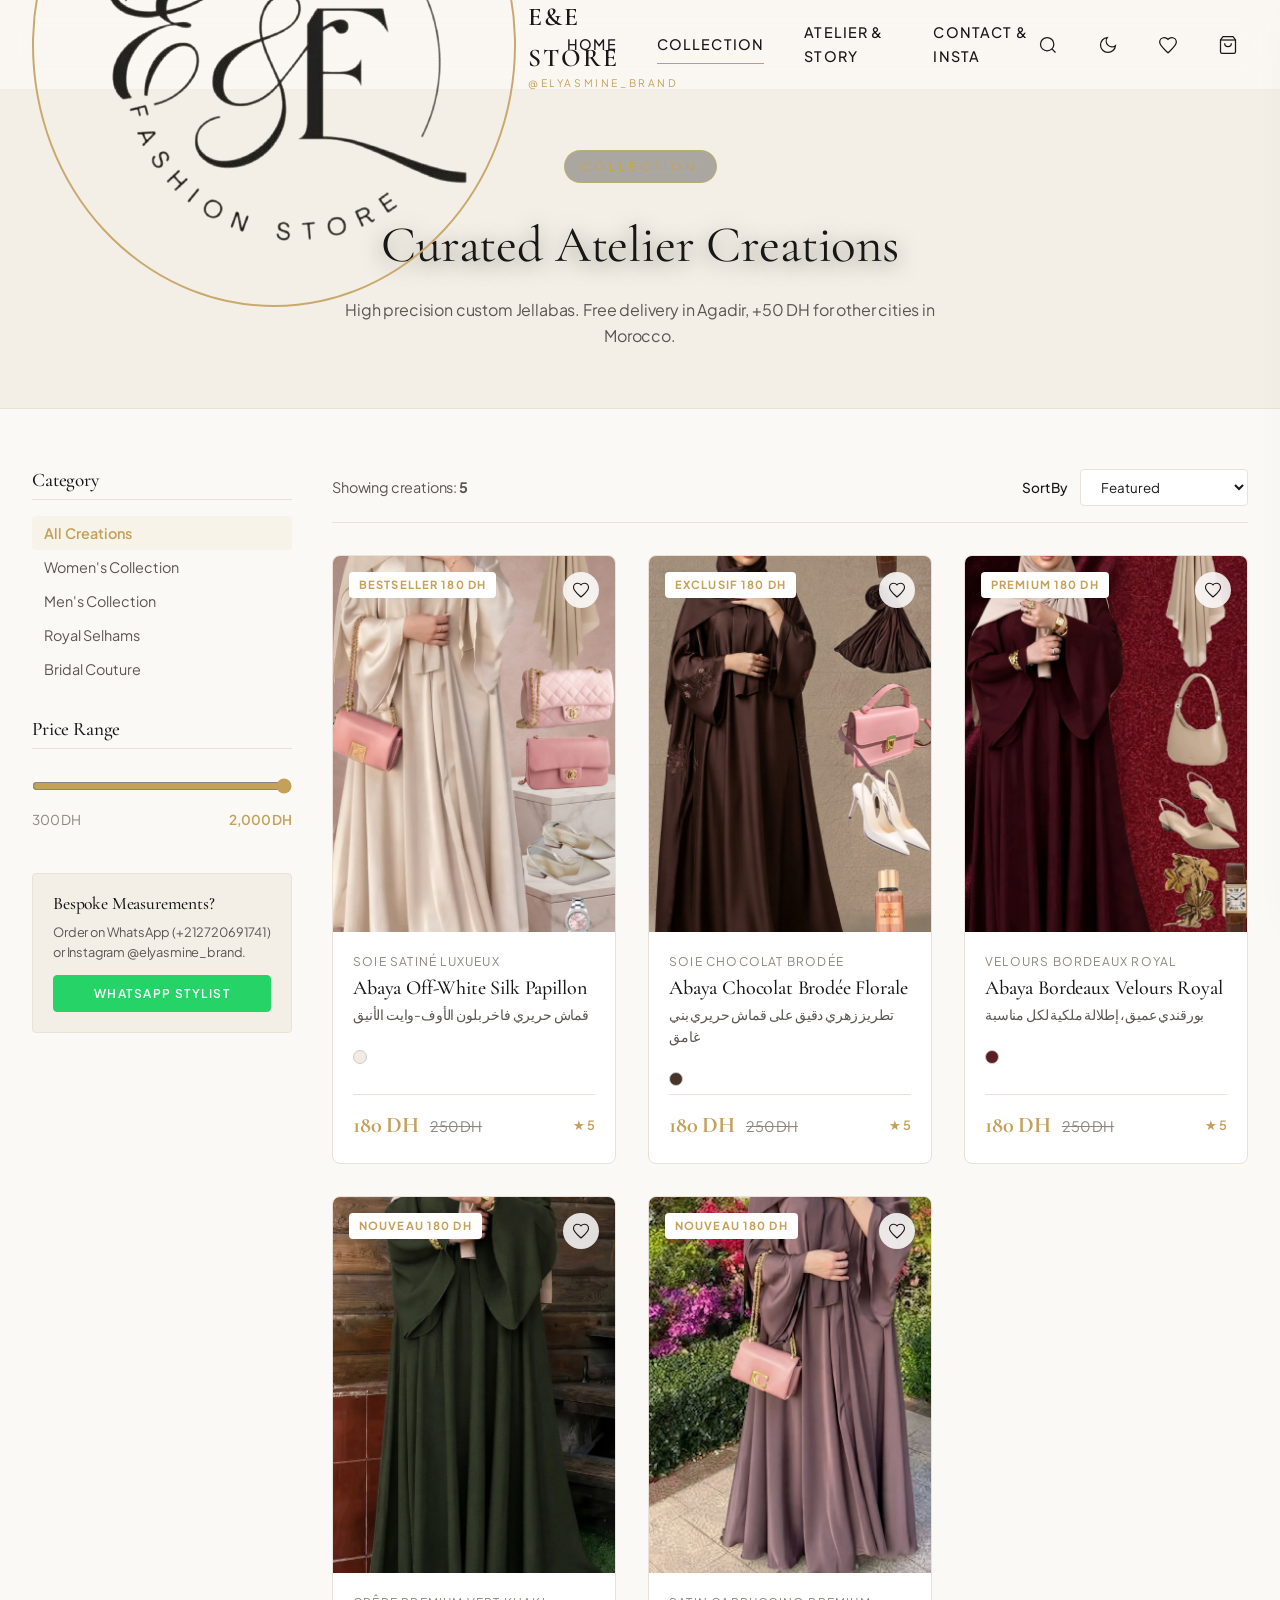
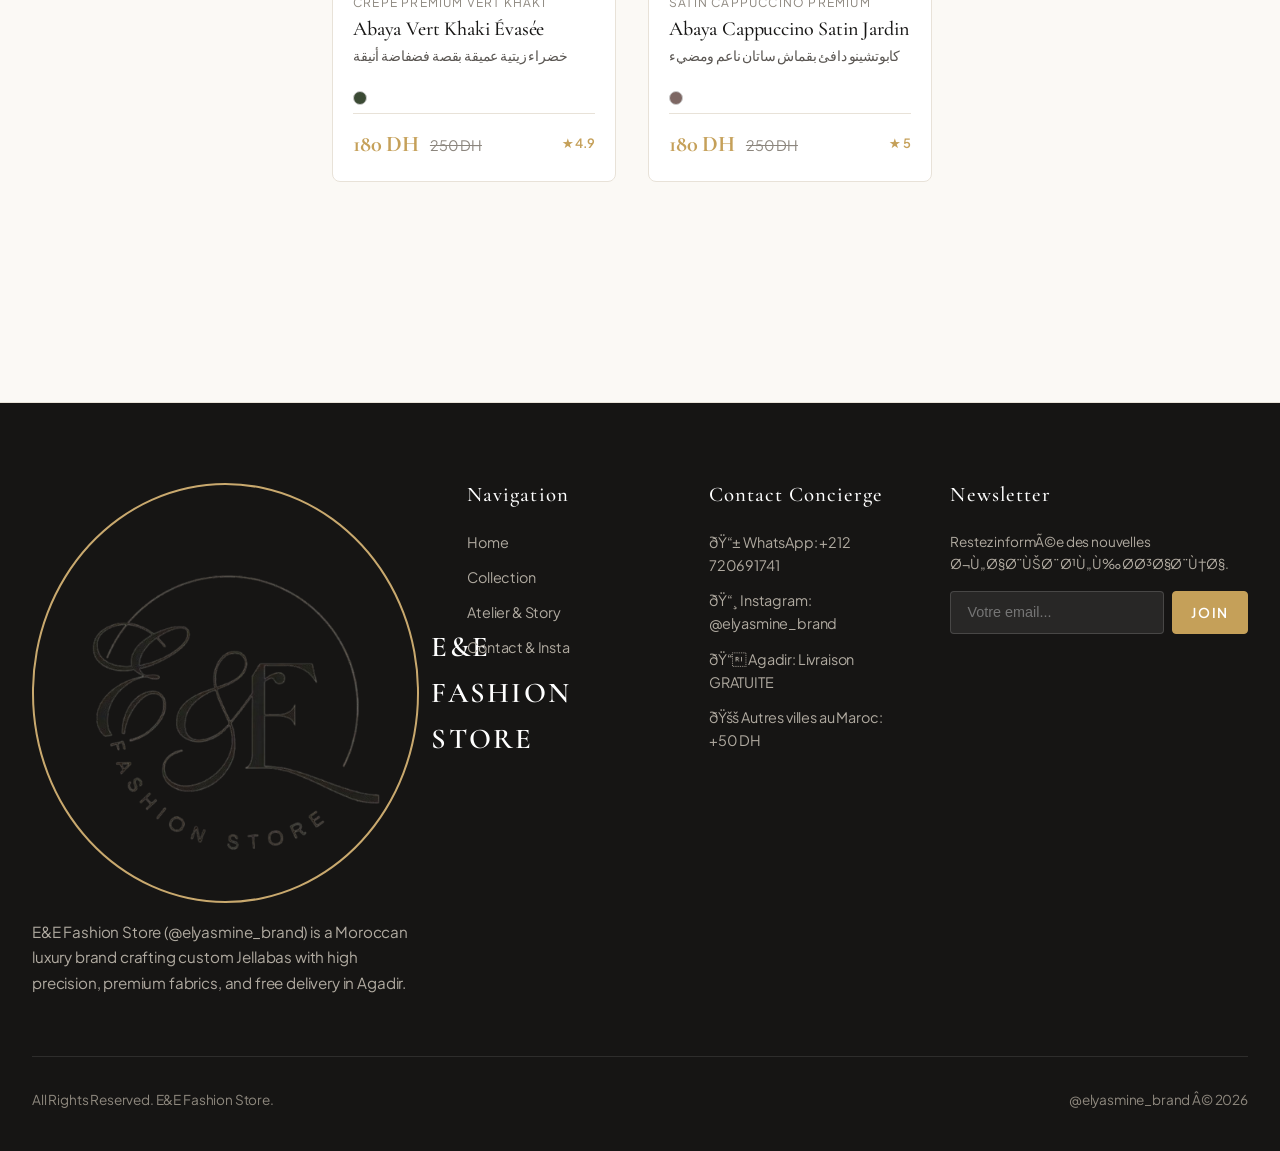
<file: collection.html>
<!DOCTYPE html>
<html lang="en" dir="ltr" data-theme="light">
<head>
  <meta charset="UTF-8">
  <meta name="viewport" content="width=device-width, initial-scale=1.0">
  <title>E&E Collection | @elyasmine_brand Jellabas</title>
  <meta name="description" content="Explore the complete collection of handcrafted Moroccan Jellabas by E&E Fashion Store (@elyasmine_brand). Free delivery in Agadir & +50 DH other cities.">

<link rel="stylesheet" href="css/main.css">
  <link rel="stylesheet" href="css/components.css">
  <link rel="stylesheet" href="css/pages.css">
  <link rel="stylesheet" href="css/rtl.css">
  <link rel="stylesheet" href="css/responsive.css">
</head>
<body>

<header id="main-header" class="main-header">
    <div class="container header-inner">
      <button id="mobile-menu-trigger" class="mobile-menu-trigger header-icon-btn" aria-label="Open Navigation">
        <svg width="24" height="24" viewBox="0 0 24 24" fill="none" stroke="currentColor" stroke-width="1.5"><line x1="3" y1="12" x2="21" y2="12"/><line x1="3" y1="6" x2="21" y2="6"/><line x1="3" y1="18" x2="21" y2="18"/></svg>
      </button>

      <a href="index.html" class="header-logo" style="display: flex; align-items: center; gap: 12px;">
        <img src="assets/images/insta_profile.png" style="border-radius:50%; object-fit:cover; border:2px solid #C9A96E;" alt="E&E Logo" style="height: 52px;">
        <div>
          <span class="logo-text" style="font-size: 1.6rem;">E&E STORE</span>
          <span class="logo-tagline">@ELYASMINE_BRAND</span>
        </div>
      </a>

      <nav class="nav-links">
        <a href="index.html" class="nav-link" data-i18n="nav_home">Home</a>
        <a href="collection.html" class="nav-link active" data-i18n="nav_collection">Collection</a>
        <a href="about.html" class="nav-link" data-i18n="nav_about">Atelier & Story</a>
        <a href="contact.html" class="nav-link" data-i18n="nav_contact">Contact & Insta</a>
      </nav>

      <div class="header-utils">
        <button id="search-trigger-btn" class="header-icon-btn" aria-label="Search">
          <svg width="20" height="20" viewBox="0 0 24 24" fill="none" stroke="currentColor" stroke-width="1.5"><circle cx="11" cy="11" r="8"/><line x1="21" y1="21" x2="16.65" y2="16.65"/></svg>
        </button>

        <button id="theme-toggle-btn" class="header-icon-btn" aria-label="Toggle Dark Mode">
          <svg width="20" height="20" viewBox="0 0 24 24" fill="none" stroke="currentColor" stroke-width="1.5"><path d="M21 12.79A9 9 0 1 1 11.21 3 7 7 0 0 0 21 12.79z"/></svg>
        </button>

        <a href="collection.html" class="header-icon-btn" aria-label="Wishlist">
          <svg width="20" height="20" viewBox="0 0 24 24" fill="none" stroke="currentColor" stroke-width="1.5"><path d="M12 21.35l-1.45-1.32C5.4 15.36 2 12.28 2 8.5 2 5.42 4.42 3 7.5 3c1.74 0 3.41.81 4.5 2.09C13.09 3.81 14.76 3 16.5 3 19.58 3 22 5.42 22 8.5c0 3.78-3.4 6.86-8.55 11.54L12 21.35z"/></svg>
          <span class="wishlist-badge-count badge-count" style="display:none;">0</span>
        </a>

        <button id="cart-drawer-trigger" class="header-icon-btn" aria-label="Shopping Bag">
          <svg width="20" height="20" viewBox="0 0 24 24" fill="none" stroke="currentColor" stroke-width="1.5"><path d="M6 2L3 6v14a2 2 0 0 0 2 2h14a2 2 0 0 0 2-2V6l-3-4z"/><line x1="3" y1="6" x2="21" y2="6"/><path d="M16 10a4 4 0 0 1-8 0"/></svg>
          <span class="cart-badge-count badge-count" style="display:none;">0</span>
        </button>
      </div>
    </div>
  </header>

<section class="collection-hero-banner">
    <div class="container">
      <span class="hero-tag" data-i18n="nav_collection">E&E FASHION CATALOG</span>
      <h1 class="hero-title" style="color: var(--text-primary); font-size: 3.2rem; margin-top: 12px;" data-i18n="sec_featured_title">The Complete Collection</h1>
      <p style="color: var(--text-secondary); max-width: 600px; margin: 0 auto;">High precision custom Jellabas. Free delivery in Agadir, +50 DH for other cities in Morocco.</p>
    </div>
  </section>

<section class="section-padding" style="padding-bottom: 100px;">
    <div class="container">
      <div class="collection-layout-grid">

<aside class="filter-sidebar">
          <div>
            <h3 class="filter-group-title">Category</h3>
            <div class="cat-filter-list">
              <button type="button" class="cat-filter-btn active" data-category="all" data-i18n="filter_all">All Creations</button>
              <button type="button" class="cat-filter-btn" data-category="women" data-i18n="filter_women">Women's Collection</button>
              <button type="button" class="cat-filter-btn" data-category="men" data-i18n="filter_men">Men's Collection</button>
              <button type="button" class="cat-filter-btn" data-category="royal" data-i18n="filter_royal">Royal Selhams</button>
              <button type="button" class="cat-filter-btn" data-category="bridal" data-i18n="filter_bridal">Bridal Couture</button>
            </div>
          </div>

          <div>
            <h3 class="filter-group-title" data-i18n="filter_price">Price Range</h3>
            <div style="padding: 10px 0;">
              <input type="range" id="price-range-input" min="300" max="2000" step="50" value="2000" style="width: 100%; accent-color: var(--accent-gold);">
              <div style="display: flex; justify-content: space-between; font-size: 0.85rem; color: var(--text-muted); margin-top: 8px;">
                <span>300 DH</span>
                <span id="price-range-val" style="font-weight: 600; color: var(--accent-gold);">2,000 DH</span>
              </div>
            </div>
          </div>

          <div style="background-color: var(--bg-subtle); padding: 20px; border-radius: var(--radius-sm); border: 1px solid var(--border-color);">
            <h4 style="font-family: var(--font-serif); font-size: 1.1rem; margin-bottom: 8px;">Bespoke Measurements?</h4>
            <p style="font-size: 0.8rem; color: var(--text-secondary); margin-bottom: 12px;">Order on WhatsApp (+212720691741) or Instagram @elyasmine_brand.</p>
            <a href="https://wa.me/212720691741" target="_blank" class="btn btn-whatsapp" style="padding: 8px 16px; font-size: 0.75rem; width: 100%;">WhatsApp Stylist</a>
          </div>
        </aside>

<div>
          <div style="display: flex; align-items: center; justify-content: space-between; margin-bottom: 32px; padding-bottom: 16px; border-bottom: 1px solid var(--border-color);">
            <div style="font-size: 0.9rem; color: var(--text-secondary);">
              <span data-i18n="showing_results">Showing creations</span>: <strong id="collection-item-count">4</strong>
            </div>
            
            <div style="display: flex; align-items: center; gap: 12px;">
              <label for="sort-select" style="font-size: 0.85rem; font-weight: 500;" data-i18n="sort_by">Sort By:</label>
              <select id="sort-select" style="padding: 8px 16px; border: 1px solid var(--border-color); border-radius: var(--radius-sm); background: var(--bg-surface); color: var(--text-primary); font-family: inherit;">
                <option value="featured" data-i18n="sort_featured">Featured</option>
                <option value="price-low" data-i18n="sort_price_low">Price: Low to High</option>
                <option value="price-high" data-i18n="sort_price_high">Price: High to Low</option>
                <option value="rating" data-i18n="sort_rating">Highest Rated</option>
              </select>
            </div>
          </div>

          <div id="collection-page-grid" class="products-grid-3">
            
          </div>
        </div>

      </div>
    </div>
  </section>

<footer class="main-footer">
    <div class="container">
      <div class="footer-grid">
        <div>
          <div style="display:flex; align-items:center; gap:12px; margin-bottom:16px;">
            <img src="assets/images/insta_profile.png" style="border-radius:50%; object-fit:cover; border:2px solid #C9A96E;" style="height:48px;">
            <span class="logo-text" style="color:#FFF; font-size:1.8rem;">E&E FASHION STORE</span>
          </div>
          <p class="footer-brand-desc" data-i18n="footer_about">E&E Fashion Store (@elyasmine_brand) is a Moroccan luxury brand crafting custom Jellabas with high precision, premium fabrics, and free delivery in Agadir.</p>
        </div>

        <div>
          <h4 class="footer-col-title">Navigation</h4>
          <div class="footer-links">
            <a href="index.html" data-i18n="nav_home">Home</a>
            <a href="collection.html" data-i18n="nav_collection">Collection</a>
            <a href="about.html" data-i18n="nav_about">Atelier & Story</a>
            <a href="contact.html" data-i18n="nav_contact">Contact & Insta</a>
          </div>
        </div>

        <div>
          <h4 class="footer-col-title">Contact Concierge</h4>
          <div class="footer-links">
            <a href="https://wa.me/212720691741" target="_blank">ðŸ“± WhatsApp: +212 720691741</a>
            <a href="https://www.instagram.com/elyasmine_brand/" target="_blank">ðŸ“¸ Instagram: @elyasmine_brand</a>
            <a>ðŸ“ Agadir: Livraison GRATUITE</a>
            <a>ðŸšš Autres villes au Maroc: +50 DH</a>
          </div>
        </div>

        <div>
          <h4 class="footer-col-title">Newsletter</h4>
          <p style="font-size: 0.85rem; color: #B0AAA0;">Restez informÃ©e des nouvelles Ø¬Ù„Ø§Ø¨ÙŠØ¨ Ø¹Ù„Ù‰ Ø­Ø³Ø§Ø¨Ù†Ø§.</p>
          <form class="footer-newsletter-input" onsubmit="event.preventDefault(); window.showToast('Merci de votre inscription Ã  E&E Fashion Store', 'check');">
            <input type="email" placeholder="Votre email..." required>
            <button type="submit" class="btn btn-primary" style="padding: 12px 18px;">Join</button>
          </form>
        </div>
      </div>

      <div class="footer-bottom">
        <span data-i18n="footer_rights">All Rights Reserved. E&E Fashion Store.</span>
        <span>@elyasmine_brand Â© 2026</span>
      </div>
    </div>
  </footer>

<div id="cart-overlay" class="cart-overlay"></div>
  <aside id="cart-drawer" class="cart-drawer">
    <div class="cart-drawer-header">
      <h3 class="cart-drawer-title" data-i18n="cart_title">Your Shopping Bag</h3>
      <button id="cart-drawer-close" class="modal-close">&times;</button>
    </div>
    <div id="cart-drawer-items" class="cart-drawer-items"></div>
    <div class="cart-drawer-footer">
      <div class="cart-summary-row">
        <span data-i18n="subtotal">Subtotal</span>
        <strong id="cart-drawer-subtotal">0 DH</strong>
      </div>
      <button type="button" id="whatsapp-checkout-drawer" class="btn btn-whatsapp" style="width: 100%; margin-top: 16px;">
        <span data-i18n="checkout_whatsapp">Checkout via WhatsApp (+212720691741)</span>
      </button>
    </div>
  </aside>

<script src="js/products-data.js"></script>
  <script src="js/i18n.js"></script>
  <script src="js/theme.js"></script>
  <script src="js/wishlist.js"></script>
  <script src="js/cart.js"></script>
  <script src="js/modal.js"></script>
  <script src="js/app.js"></script>
</body>
</html>
</file>
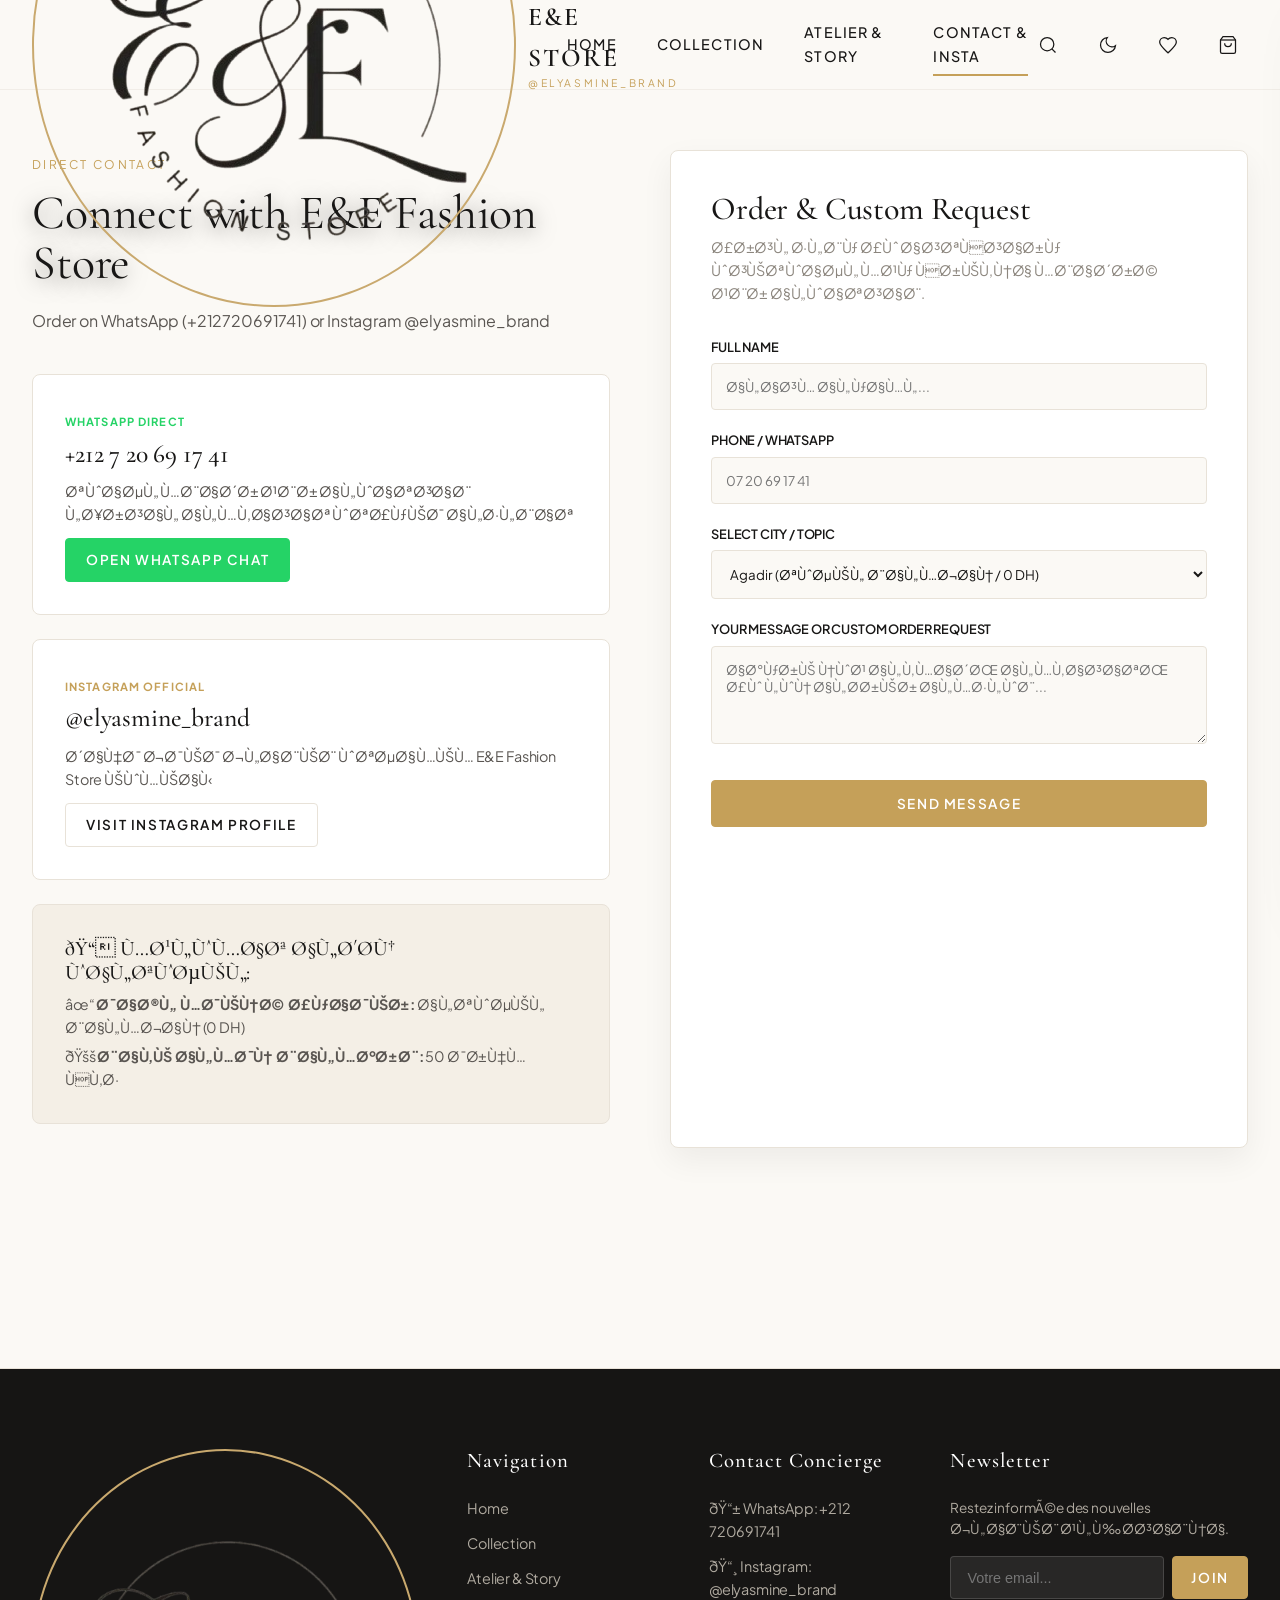
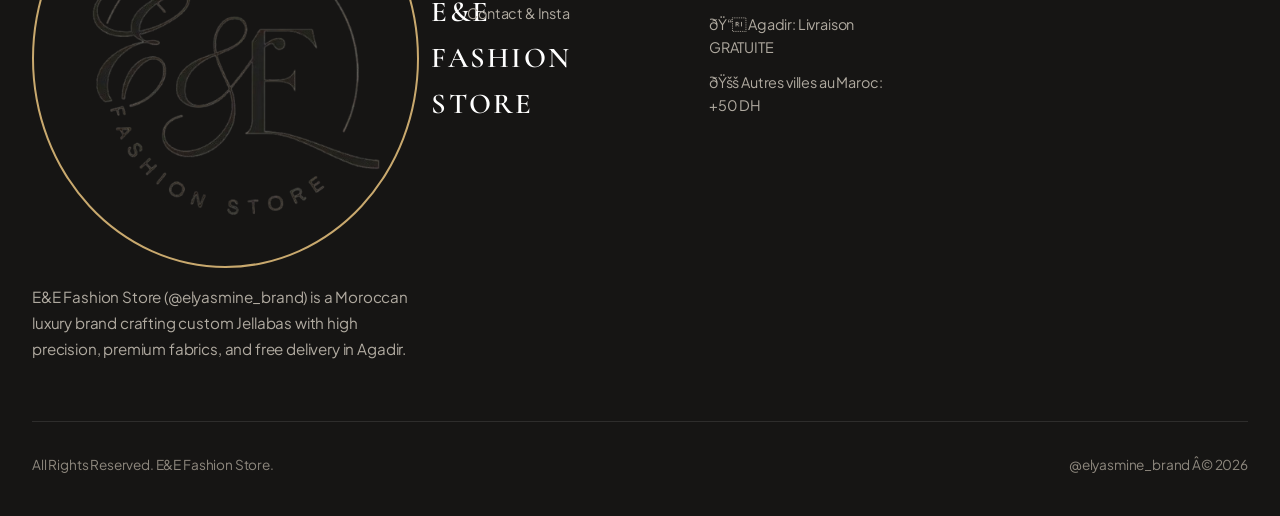
<file: contact.html>
<!DOCTYPE html>
<html lang="en" dir="ltr" data-theme="light">
<head>
  <meta charset="UTF-8">
  <meta name="viewport" content="width=device-width, initial-scale=1.0">
  <title>Contact & WhatsApp | E&E Fashion Store (@elyasmine_brand)</title>
  <meta name="description" content="Contact E&E Fashion Store on WhatsApp +212720691741 or Instagram @elyasmine_brand for custom Jellaba orders with free Agadir delivery & +50 DH Morocco.">

<link rel="stylesheet" href="css/main.css">
  <link rel="stylesheet" href="css/components.css">
  <link rel="stylesheet" href="css/pages.css">
  <link rel="stylesheet" href="css/rtl.css">
  <link rel="stylesheet" href="css/responsive.css">
</head>
<body>

<header id="main-header" class="main-header">
    <div class="container header-inner">
      <button id="mobile-menu-trigger" class="mobile-menu-trigger header-icon-btn" aria-label="Open Navigation">
        <svg width="24" height="24" viewBox="0 0 24 24" fill="none" stroke="currentColor" stroke-width="1.5"><line x1="3" y1="12" x2="21" y2="12"/><line x1="3" y1="6" x2="21" y2="6"/><line x1="3" y1="18" x2="21" y2="18"/></svg>
      </button>

      <a href="index.html" class="header-logo" style="display: flex; align-items: center; gap: 12px;">
        <img src="assets/images/insta_profile.png" style="border-radius:50%; object-fit:cover; border:2px solid #C9A96E;" alt="E&E Logo" style="height: 52px;">
        <div>
          <span class="logo-text" style="font-size: 1.6rem;">E&E STORE</span>
          <span class="logo-tagline">@ELYASMINE_BRAND</span>
        </div>
      </a>

      <nav class="nav-links">
        <a href="index.html" class="nav-link" data-i18n="nav_home">Home</a>
        <a href="collection.html" class="nav-link" data-i18n="nav_collection">Collection</a>
        <a href="about.html" class="nav-link" data-i18n="nav_about">Atelier & Story</a>
        <a href="contact.html" class="nav-link active" data-i18n="nav_contact">Contact & Insta</a>
      </nav>

      <div class="header-utils">
        <button id="search-trigger-btn" class="header-icon-btn" aria-label="Search">
          <svg width="20" height="20" viewBox="0 0 24 24" fill="none" stroke="currentColor" stroke-width="1.5"><circle cx="11" cy="11" r="8"/><line x1="21" y1="21" x2="16.65" y2="16.65"/></svg>
        </button>

        <button id="theme-toggle-btn" class="header-icon-btn" aria-label="Toggle Dark Mode">
          <svg width="20" height="20" viewBox="0 0 24 24" fill="none" stroke="currentColor" stroke-width="1.5"><path d="M21 12.79A9 9 0 1 1 11.21 3 7 7 0 0 0 21 12.79z"/></svg>
        </button>
        <a href="collection.html" class="header-icon-btn" aria-label="Wishlist">
          <svg width="20" height="20" viewBox="0 0 24 24" fill="none" stroke="currentColor" stroke-width="1.5"><path d="M12 21.35l-1.45-1.32C5.4 15.36 2 12.28 2 8.5 2 5.42 4.42 3 7.5 3c1.74 0 3.41.81 4.5 2.09C13.09 3.81 14.76 3 16.5 3 19.58 3 22 5.42 22 8.5c0 3.78-3.4 6.86-8.55 11.54L12 21.35z"/></svg>
          <span class="wishlist-badge-count badge-count" style="display:none;">0</span>
        </a>
        <button id="cart-drawer-trigger" class="header-icon-btn" aria-label="Shopping Bag">
          <svg width="20" height="20" viewBox="0 0 24 24" fill="none" stroke="currentColor" stroke-width="1.5"><path d="M6 2L3 6v14a2 2 0 0 0 2 2h14a2 2 0 0 0 2-2V6l-3-4z"/><line x1="3" y1="6" x2="21" y2="6"/><path d="M16 10a4 4 0 0 1-8 0"/></svg>
          <span class="cart-badge-count badge-count" style="display:none;">0</span>
        </button>
      </div>
    </div>
  </header>

<main class="container">
    <div class="contact-grid">

<div>
        <span style="font-size: 0.75rem; letter-spacing: 0.2em; color: var(--accent-gold); text-transform: uppercase;">DIRECT CONTACT</span>
        <h1 class="hero-title" style="color: var(--text-primary); font-size: 3rem; margin: 12px 0 20px;" data-i18n="contact_title">Connect with E&E Fashion Store</h1>
        <p style="color: var(--text-secondary); margin-bottom: 40px;" data-i18n="contact_subtitle">Order on WhatsApp (+212720691741) or Instagram @elyasmine_brand.</p>

<div class="boutique-card">
          <span style="font-size: 0.7rem; font-weight: 700; letter-spacing: 0.1em; color: #25D366; text-transform: uppercase;">WHATSAPP DIRECT</span>
          <h3 style="font-family: var(--font-serif); font-size: 1.6rem; margin: 6px 0 12px;">+212 7 20 69 17 41</h3>
          <p style="font-size: 0.9rem; color: var(--text-secondary); margin-bottom: 12px;">ØªÙˆØ§ØµÙ„ Ù…Ø¨Ø§Ø´Ø± Ø¹Ø¨Ø± Ø§Ù„ÙˆØ§ØªØ³Ø§Ø¨ Ù„Ø¥Ø±Ø³Ø§Ù„ Ø§Ù„Ù…Ù‚Ø§Ø³Ø§Øª ÙˆØªØ£ÙƒÙŠØ¯ Ø§Ù„Ø·Ù„Ø¨Ø§Øª</p>
          <a href="https://wa.me/212720691741" target="_blank" class="btn btn-whatsapp" style="padding: 10px 20px;">Open WhatsApp Chat</a>
        </div>

<div class="boutique-card">
          <span style="font-size: 0.7rem; font-weight: 700; letter-spacing: 0.1em; color: var(--accent-gold); text-transform: uppercase;">INSTAGRAM OFFICIAL</span>
          <h3 style="font-family: var(--font-serif); font-size: 1.6rem; margin: 6px 0 12px;">@elyasmine_brand</h3>
          <p style="font-size: 0.9rem; color: var(--text-secondary); margin-bottom: 12px;">Ø´Ø§Ù‡Ø¯ Ø¬Ø¯ÙŠØ¯ Ø¬Ù„Ø§Ø¨ÙŠØ¨ ÙˆØªØµØ§Ù…ÙŠÙ… E&E Fashion Store ÙŠÙˆÙ…ÙŠØ§Ù‹</p>
          <a href="https://www.instagram.com/elyasmine_brand/" target="_blank" class="btn btn-outline" style="padding: 10px 20px;">Visit Instagram Profile</a>
        </div>

<div class="boutique-card" style="background-color: var(--bg-subtle);">
          <h4 style="font-family: var(--font-serif); font-size: 1.3rem; margin-bottom: 8px;">ðŸ“ Ù…Ø¹Ù„ÙˆÙ…Ø§Øª Ø§Ù„Ø´Ø­Ù† ÙˆØ§Ù„ØªÙˆØµÙŠÙ„:</h4>
          <div style="font-size: 0.9rem; color: var(--text-secondary); display: flex; flex-direction: column; gap: 6px;">
            <span>âœ“ <strong>Ø¯Ø§Ø®Ù„ Ù…Ø¯ÙŠÙ†Ø© Ø£ÙƒØ§Ø¯ÙŠØ±:</strong> Ø§Ù„ØªÙˆØµÙŠÙ„ Ø¨Ø§Ù„Ù…Ø¬Ø§Ù† (0 DH)</span>
            <span>ðŸšš <strong>Ø¨Ø§Ù‚ÙŠ Ø§Ù„Ù…Ø¯Ù† Ø¨Ø§Ù„Ù…ØºØ±Ø¨:</strong> 50 Ø¯Ø±Ù‡Ù… ÙÙ‚Ø·</span>
          </div>
        </div>
      </div>

<div style="background-color: var(--bg-surface); padding: 40px; border-radius: var(--radius-md); border: 1px solid var(--border-color); box-shadow: var(--shadow-md);">
        <h2 style="font-family: var(--font-serif); font-size: 2rem; margin-bottom: 8px;">Order & Custom Request</h2>
        <p style="font-size: 0.9rem; color: var(--text-muted); margin-bottom: 32px;">Ø£Ø±Ø³Ù„ Ø·Ù„Ø¨Ùƒ Ø£Ùˆ Ø§Ø³ØªÙØ³Ø§Ø±Ùƒ ÙˆØ³ÙŠØªÙˆØ§ØµÙ„ Ù…Ø¹Ùƒ ÙØ±ÙŠÙ‚Ù†Ø§ Ù…Ø¨Ø§Ø´Ø±Ø© Ø¹Ø¨Ø± Ø§Ù„ÙˆØ§ØªØ³Ø§Ø¨.</p>

        <form id="contact-page-form" style="display: flex; flex-direction: column; gap: 20px;">
          <div>
            <label style="display: block; font-size: 0.8rem; font-weight: 600; text-transform: uppercase; margin-bottom: 6px;" data-i18n="form_name">Full Name / Ø§Ù„Ø§Ø³Ù… Ø§Ù„ÙƒØ§Ù…Ù„</label>
            <input type="text" required placeholder="Ø§Ù„Ø§Ø³Ù… Ø§Ù„ÙƒØ§Ù…Ù„..." style="width: 100%; padding: 14px; border: 1px solid var(--border-color); border-radius: var(--radius-sm); background: var(--bg-primary); color: var(--text-primary); font-family: inherit;">
          </div>

          <div>
            <label style="display: block; font-size: 0.8rem; font-weight: 600; text-transform: uppercase; margin-bottom: 6px;" data-i18n="form_phone">Phone / WhatsApp / Ø±Ù‚Ù… Ø§Ù„ÙˆØ§ØªØ³Ø§Ø¨</label>
            <input type="tel" required placeholder="07 20 69 17 41" style="width: 100%; padding: 14px; border: 1px solid var(--border-color); border-radius: var(--radius-sm); background: var(--bg-primary); color: var(--text-primary); font-family: inherit;">
          </div>

          <div>
            <label style="display: block; font-size: 0.8rem; font-weight: 600; text-transform: uppercase; margin-bottom: 6px;" data-i18n="form_boutique">Select Delivery City / Ø§Ù„Ù…Ø¯ÙŠÙ†Ø©</label>
            <select style="width: 100%; padding: 14px; border: 1px solid var(--border-color); border-radius: var(--radius-sm); background: var(--bg-primary); color: var(--text-primary); font-family: inherit;">
              <option>Agadir (ØªÙˆØµÙŠÙ„ Ø¨Ø§Ù„Ù…Ø¬Ø§Ù† / 0 DH)</option>
              <option>Casablanca (+50 DH)</option>
              <option>Rabat (+50 DH)</option>
              <option>Marrakech (+50 DH)</option>
              <option>Tanger (+50 DH)</option>
              <option>Autre Ville / Ù…Ø¯ÙŠÙ†Ø© Ø£Ø®Ø±Ù‰ (+50 DH)</option>
            </select>
          </div>

          <div>
            <label style="display: block; font-size: 0.8rem; font-weight: 600; text-transform: uppercase; margin-bottom: 6px;" data-i18n="form_msg">Your Message or Custom Request / ØªÙØ§ØµÙŠÙ„ Ø§Ù„Ø·Ù„Ø¨</label>
            <textarea rows="4" placeholder="Ø§Ø°ÙƒØ±ÙŠ Ù†ÙˆØ¹ Ø§Ù„Ù‚Ù…Ø§Ø´ØŒ Ø§Ù„Ù…Ù‚Ø§Ø³Ø§ØªØŒ Ø£Ùˆ Ù„ÙˆÙ† Ø§Ù„Ø­Ø±ÙŠØ± Ø§Ù„Ù…Ø·Ù„ÙˆØ¨..." style="width: 100%; padding: 14px; border: 1px solid var(--border-color); border-radius: var(--radius-sm); background: var(--bg-primary); color: var(--text-primary); font-family: inherit; resize: vertical;"></textarea>
          </div>

          <button type="submit" class="btn btn-primary" style="width: 100%; margin-top: 10px;" data-i18n="form_submit">Send Order Request</button>
        </form>
      </div>

    </div>
  </main>

<footer class="main-footer">
    <div class="container">
      <div class="footer-grid">
        <div>
          <div style="display:flex; align-items:center; gap:12px; margin-bottom:16px;">
            <img src="assets/images/insta_profile.png" style="border-radius:50%; object-fit:cover; border:2px solid #C9A96E;" style="height:48px;">
            <span class="logo-text" style="color:#FFF; font-size:1.8rem;">E&E FASHION STORE</span>
          </div>
          <p class="footer-brand-desc" data-i18n="footer_about">E&E Fashion Store (@elyasmine_brand) is a Moroccan luxury brand crafting custom Jellabas with high precision, premium fabrics, and free delivery in Agadir.</p>
        </div>

        <div>
          <h4 class="footer-col-title">Navigation</h4>
          <div class="footer-links">
            <a href="index.html" data-i18n="nav_home">Home</a>
            <a href="collection.html" data-i18n="nav_collection">Collection</a>
            <a href="about.html" data-i18n="nav_about">Atelier & Story</a>
            <a href="contact.html" data-i18n="nav_contact">Contact & Insta</a>
          </div>
        </div>

        <div>
          <h4 class="footer-col-title">Contact Concierge</h4>
          <div class="footer-links">
            <a href="https://wa.me/212720691741" target="_blank">ðŸ“± WhatsApp: +212 720691741</a>
            <a href="https://www.instagram.com/elyasmine_brand/" target="_blank">ðŸ“¸ Instagram: @elyasmine_brand</a>
            <a>ðŸ“ Agadir: Livraison GRATUITE</a>
            <a>ðŸšš Autres villes au Maroc: +50 DH</a>
          </div>
        </div>

        <div>
          <h4 class="footer-col-title">Newsletter</h4>
          <p style="font-size: 0.85rem; color: #B0AAA0;">Restez informÃ©e des nouvelles Ø¬Ù„Ø§Ø¨ÙŠØ¨ Ø¹Ù„Ù‰ Ø­Ø³Ø§Ø¨Ù†Ø§.</p>
          <form class="footer-newsletter-input" onsubmit="event.preventDefault(); window.showToast('Merci de votre inscription Ã  E&E Fashion Store', 'check');">
            <input type="email" placeholder="Votre email..." required>
            <button type="submit" class="btn btn-primary" style="padding: 12px 18px;">Join</button>
          </form>
        </div>
      </div>

      <div class="footer-bottom">
        <span data-i18n="footer_rights">All Rights Reserved. E&E Fashion Store.</span>
        <span>@elyasmine_brand Â© 2026</span>
      </div>
    </div>
  </footer>

<div id="cart-overlay" class="cart-overlay"></div>
  <aside id="cart-drawer" class="cart-drawer">
    <div class="cart-drawer-header">
      <h3 class="cart-drawer-title" data-i18n="cart_title">Your Shopping Bag</h3>
      <button id="cart-drawer-close" class="modal-close">&times;</button>
    </div>
    <div id="cart-drawer-items" class="cart-drawer-items"></div>
    <div class="cart-drawer-footer">
      <div class="cart-summary-row">
        <span data-i18n="subtotal">Subtotal</span>
        <strong id="cart-drawer-subtotal">0 DH</strong>
      </div>
      <button type="button" id="whatsapp-checkout-drawer" class="btn btn-whatsapp" style="width: 100%; margin-top: 16px;">
        <span data-i18n="checkout_whatsapp">Checkout via WhatsApp (+212720691741)</span>
      </button>
    </div>
  </aside>

<script src="js/products-data.js"></script>
  <script src="js/i18n.js"></script>
  <script src="js/theme.js"></script>
  <script src="js/wishlist.js"></script>
  <script src="js/cart.js"></script>
  <script src="js/modal.js"></script>
  <script src="js/app.js"></script>
</body>
</html>
</file>
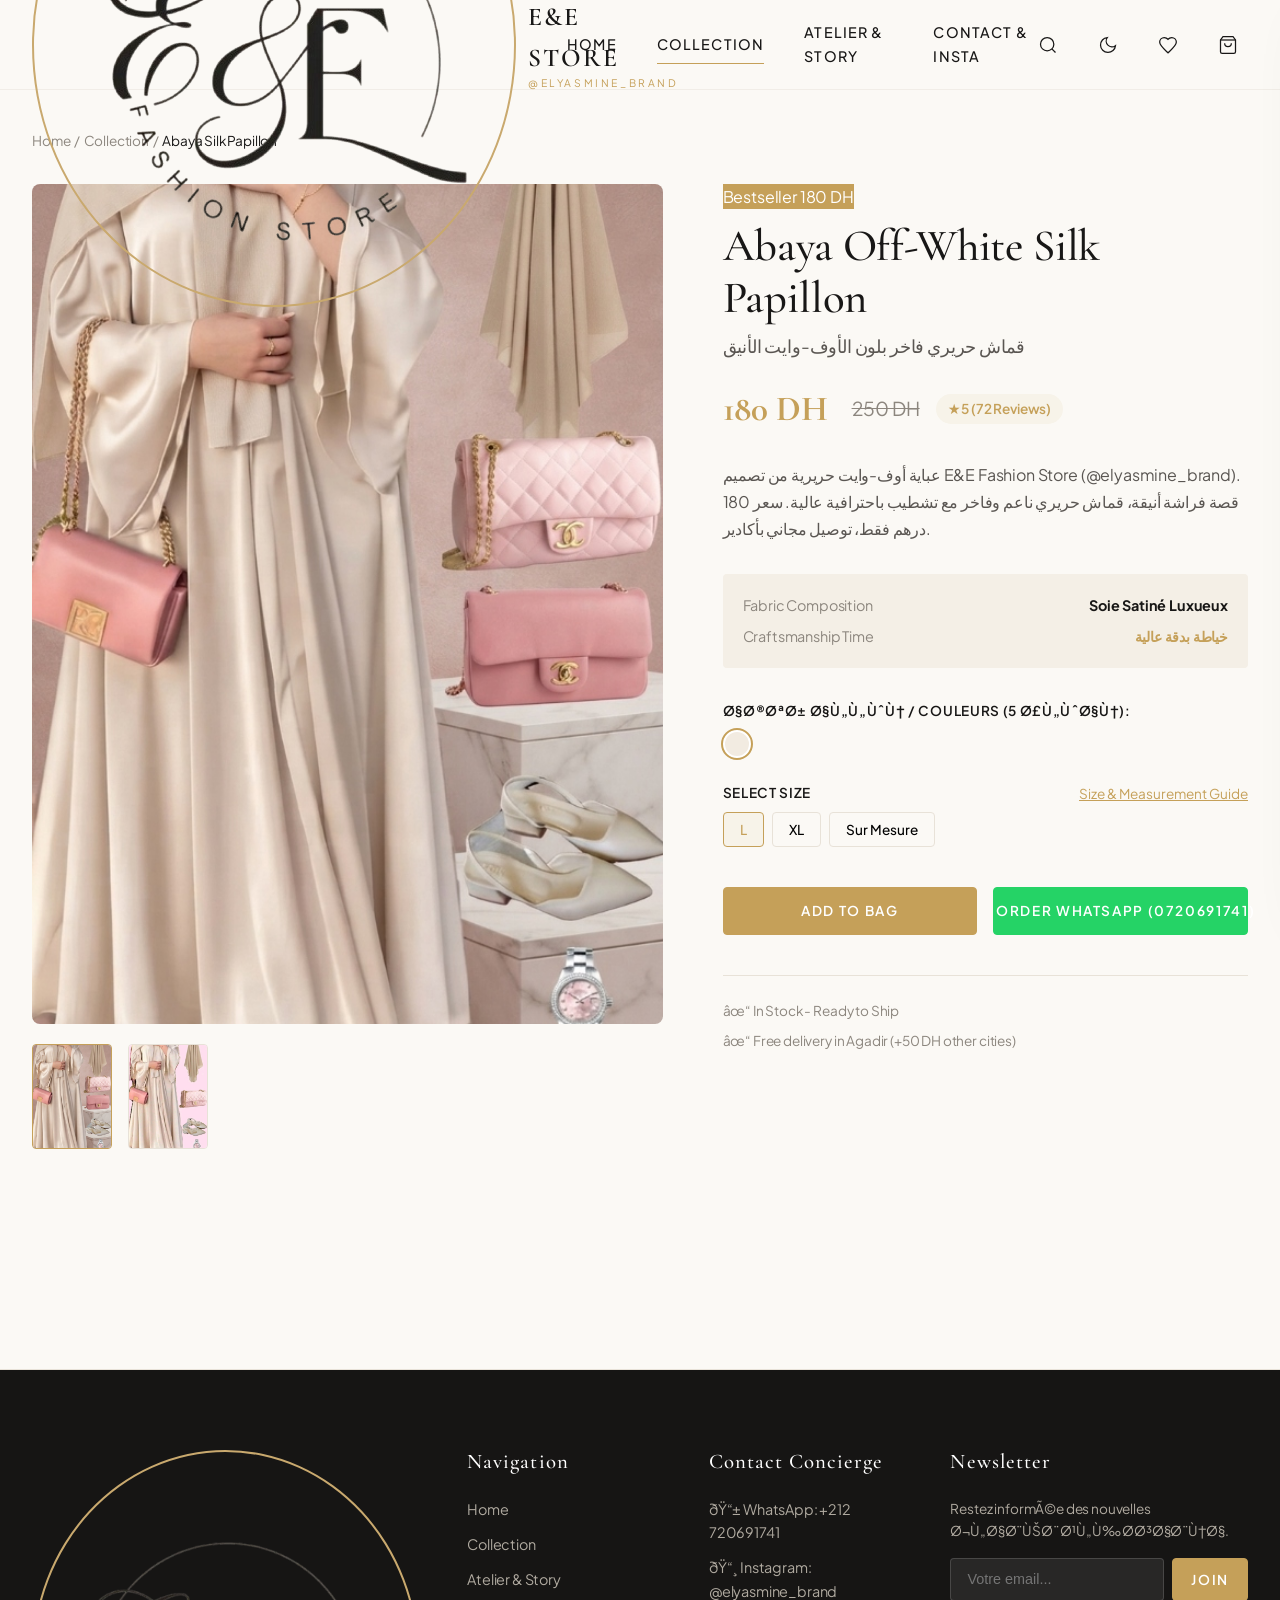
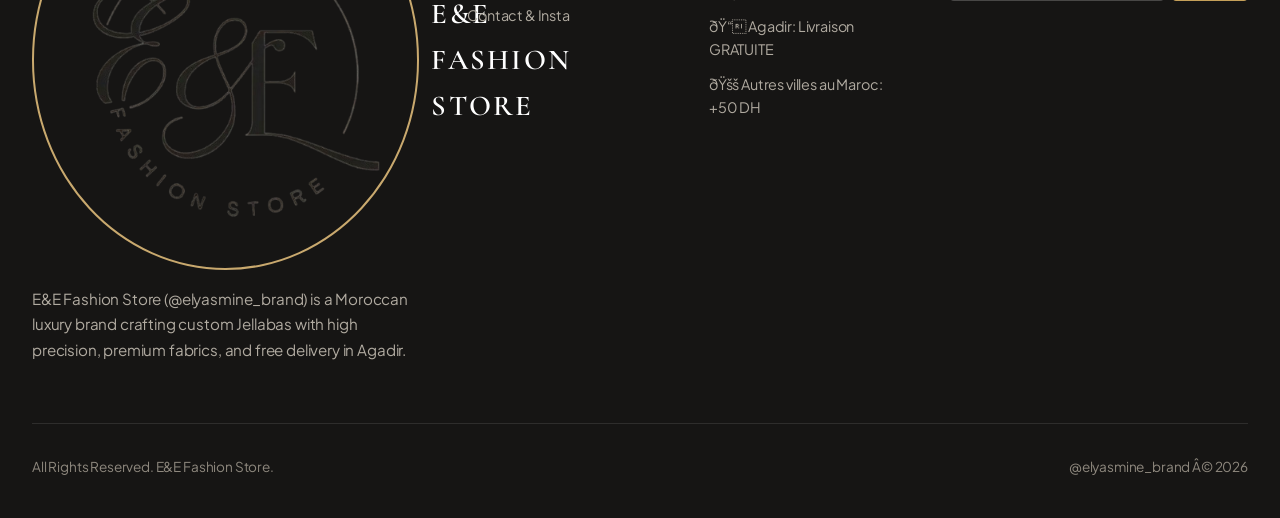
<file: product-detail.html>
<!DOCTYPE html>
<html lang="en" dir="ltr" data-theme="light">
<head>
  <meta charset="UTF-8">
  <meta name="viewport" content="width=device-width, initial-scale=1.0">
  <title>Abaya Silk Papillon 180 DH | E&E Fashion Store (@elyasmine_brand)</title>
  <meta name="description" content="Abaya Silk Papillon Ã‰lÃ©gance 180 DH - Available in 5 colors (Khaki, Taupe, Chocolate, Off-White, Burgundy) and sizes L & XL. Free delivery in Agadir.">

<link rel="stylesheet" href="css/main.css">
  <link rel="stylesheet" href="css/components.css">
  <link rel="stylesheet" href="css/pages.css">
  <link rel="stylesheet" href="css/rtl.css">
  <link rel="stylesheet" href="css/responsive.css">
</head>
<body>

<header id="main-header" class="main-header">
    <div class="container header-inner">
      <button id="mobile-menu-trigger" class="mobile-menu-trigger header-icon-btn" aria-label="Open Navigation">
        <svg width="24" height="24" viewBox="0 0 24 24" fill="none" stroke="currentColor" stroke-width="1.5"><line x1="3" y1="12" x2="21" y2="12"/><line x1="3" y1="6" x2="21" y2="6"/><line x1="3" y1="18" x2="21" y2="18"/></svg>
      </button>

      <a href="index.html" class="header-logo" style="display: flex; align-items: center; gap: 12px;">
        <img src="assets/images/insta_profile.png" style="border-radius:50%; object-fit:cover; border:2px solid #C9A96E;" alt="E&E Logo" style="height: 52px;">
        <div>
          <span class="logo-text" style="font-size: 1.6rem;">E&E STORE</span>
          <span class="logo-tagline">@ELYASMINE_BRAND</span>
        </div>
      </a>

      <nav class="nav-links">
        <a href="index.html" class="nav-link" data-i18n="nav_home">Home</a>
        <a href="collection.html" class="nav-link active" data-i18n="nav_collection">Collection</a>
        <a href="about.html" class="nav-link" data-i18n="nav_about">Atelier & Story</a>
        <a href="contact.html" class="nav-link" data-i18n="nav_contact">Contact & Insta</a>
      </nav>

      <div class="header-utils">
        <button id="search-trigger-btn" class="header-icon-btn" aria-label="Search">
          <svg width="20" height="20" viewBox="0 0 24 24" fill="none" stroke="currentColor" stroke-width="1.5"><circle cx="11" cy="11" r="8"/><line x1="21" y1="21" x2="16.65" y2="16.65"/></svg>
        </button>

        <button id="theme-toggle-btn" class="header-icon-btn" aria-label="Toggle Dark Mode">
          <svg width="20" height="20" viewBox="0 0 24 24" fill="none" stroke="currentColor" stroke-width="1.5"><path d="M21 12.79A9 9 0 1 1 11.21 3 7 7 0 0 0 21 12.79z"/></svg>
        </button>

        <a href="collection.html" class="header-icon-btn" aria-label="Wishlist">
          <svg width="20" height="20" viewBox="0 0 24 24" fill="none" stroke="currentColor" stroke-width="1.5"><path d="M12 21.35l-1.45-1.32C5.4 15.36 2 12.28 2 8.5 2 5.42 4.42 3 7.5 3c1.74 0 3.41.81 4.5 2.09C13.09 3.81 14.76 3 16.5 3 19.58 3 22 5.42 22 8.5c0 3.78-3.4 6.86-8.55 11.54L12 21.35z"/></svg>
          <span class="wishlist-badge-count badge-count" style="display:none;">0</span>
        </a>

        <button id="cart-drawer-trigger" class="header-icon-btn" aria-label="Shopping Bag">
          <svg width="20" height="20" viewBox="0 0 24 24" fill="none" stroke="currentColor" stroke-width="1.5"><path d="M6 2L3 6v14a2 2 0 0 0 2 2h14a2 2 0 0 0 2-2V6l-3-4z"/><line x1="3" y1="6" x2="21" y2="6"/><path d="M16 10a4 4 0 0 1-8 0"/></svg>
          <span class="cart-badge-count badge-count" style="display:none;">0</span>
        </button>
      </div>
    </div>
  </header>

<main id="product-detail-page" class="product-detail-layout">
    <div class="container">

<div style="font-size: 0.85rem; color: var(--text-muted); margin-bottom: 32px;">
        <a href="index.html">Home</a> &nbsp;/&nbsp; <a href="collection.html">Collection</a> &nbsp;/&nbsp; <span id="pd-breadcrumb-title" style="color: var(--text-primary);">Abaya Silk Papillon</span>
      </div>

      <div class="pd-grid">
        
        <div>
          <div id="pd-zoom-container" class="pd-zoom-box" onclick="window.modalManager.openLightbox(document.getElementById('pd-main-img').src)">
            <img id="pd-main-img" src="assets/images/abaya_khaki.jpg" alt="Product detail main preview">
          </div>
          <div id="pd-thumbs-wrap" class="pd-thumbs-row">
            
          </div>
        </div>

<div>
          <div id="pd-tag" class="product-tag-pill" style="display:inline-block; margin-bottom: 12px; background:var(--accent-gold); color:#FFF;">Nouveau 180 DH</div>
          <h1 id="pd-title" class="pd-title">Abaya Silk Papillon Ã‰lÃ©gance</h1>
          <p id="pd-subtitle" style="font-size: 1.1rem; color: var(--text-secondary); margin-bottom: 16px;">Ù‚Ù…Ø§Ø´ Ø­Ø±ÙŠØ±ÙŠ ÙØ§Ø®Ø± Ù…ØªÙˆÙØ± Ø¨Ù€ 5 Ø£Ù„ÙˆØ§Ù† Ù…Ù…ØªØ§Ø²Ø© ÙˆÙ…Ù‚Ø§Ø³Ø§Øª L Ùˆ XL</p>
          
          <div class="pd-price-wrap">
            <span id="pd-price" class="pd-price" style="color: var(--accent-gold); font-weight:700; font-size:2.2rem;">180 DH</span>
            <span id="pd-old-price" class="old-price" style="font-size: 1.2rem;">250 DH</span>
            <span id="pd-rating" class="rating-badge" style="background-color: var(--accent-gold-light); color: var(--accent-gold); padding: 4px 12px; border-radius: 20px; font-weight: 600; font-size: 0.85rem;">â˜… 5.0 (58 avis)</span>
          </div>

          <p id="pd-description" style="color: var(--text-secondary); margin-bottom: 32px; line-height: 1.7;">
            ØªØµÙ…ÙŠÙ… Ø£Ù†ÙŠÙ‚ ÙˆØ±Ø§Ù‚ÙŠ Ù…Ù† Ø¥Ø¨Ø¯Ø§Ø¹Ø§Øª E&E Fashion Store (@elyasmine_brand). Ù‚Ù…Ø§Ø´ Ø­Ø±ÙŠØ±ÙŠ Ù…Ù…ØªØ§Ø² ÙˆØ£ÙƒÙ…Ø§Ù… Ø§Ù†Ø³ÙŠØ§Ø¨ÙŠØ© Ù…Ø¹ ØªØ´Ø·ÙŠØ¨ Ø¨Ø§Ø­ØªØ±Ø§ÙÙŠØ© Ø¹Ø§Ù„ÙŠØ©. Ù…ØªÙˆÙØ±Ø© Ø¨Ù€ 5 Ø£Ù„ÙˆØ§Ù† Ø±Ø§Ù‚ÙŠØ© ÙˆØ¨Ù…Ù‚Ø§Ø³Ø§Øª L Ùˆ XL ÙˆØ¨Ø«Ù…Ù† 180 Ø¯Ø±Ù‡Ù… ÙÙ‚Ø·. Ø§Ù„ØªÙˆØµÙŠÙ„ Ù…Ø¬Ø§Ù†Ø§Ù‹ Ø¨Ø£ÙƒØ§Ø¯ÙŠØ± ÙˆØ¨Ø§Ù‚ÙŠ Ø§Ù„Ù…Ø¯Ù† +50 Ø¯Ø±Ù‡Ù….
          </p>

<div class="pd-meta-box">
            <div style="display: flex; justify-content: space-between; font-size: 0.9rem; margin-bottom: 8px;">
              <span style="color: var(--text-muted);" data-i18n="fabric_spec">Fabric Composition:</span>
              <strong id="pd-fabric" style="color: var(--text-primary);">Tissu Soie Nida/SatinÃ© Luxueux & Finition Pro</strong>
            </div>
            <div style="display: flex; justify-content: space-between; font-size: 0.9rem;">
              <span style="color: var(--text-muted);" data-i18n="artisan_time">Couture & Finishing:</span>
              <strong id="pd-hours" style="color: var(--accent-gold);">Ø®ÙŠØ§Ø·Ø© Ø¬Ù…ÙŠØ¹ Ø§Ù„ØªØµØ§Ù…ÙŠÙ… Ø¨Ø¯Ù‚Ø© Ø¹Ø§Ù„ÙŠØ© ÙˆØªØ´Ø·ÙŠØ¨ Ø¨Ø§Ø­ØªØ±Ø§ÙÙŠØ©</strong>
            </div>
          </div>

<div style="margin-bottom: 24px;">
            <label style="display: block; font-size: 0.85rem; font-weight: 600; letter-spacing: 0.05em; text-transform: uppercase; margin-bottom: 8px;">Ø§Ø®ØªØ± Ø§Ù„Ù„ÙˆÙ† / Couleurs (5 Ø£Ù„ÙˆØ§Ù†):</label>
            <div id="pd-colors-wrap" style="display: flex; flex-wrap:wrap; gap:10px;"></div>
          </div>

<div style="margin-bottom: 32px;">
            <div style="display: flex; align-items: center; justify-content: space-between; margin-bottom: 8px;">
              <label style="font-size: 0.85rem; font-weight: 600; letter-spacing: 0.05em; text-transform: uppercase;" data-i18n="size_label">Ø§Ø®ØªØ± Ø§Ù„Ù…Ù‚Ø§Ø³ / Sizes (L & XL):</label>
              <button type="button" class="text-link-btn" style="font-size: 0.85rem; color: var(--accent-gold); text-decoration: underline;" onclick="window.modalManager.openSizeGuide()" data-i18n="size_guide">Size Guide</button>
            </div>
            <div id="pd-sizes-wrap" style="display: flex; flex-wrap: wrap;"></div>
          </div>

<div style="display: flex; gap: 16px; margin-bottom: 40px; flex-wrap: wrap;">
            <button type="button" id="pd-add-to-cart-btn" class="btn btn-primary" style="flex: 1; min-width: 180px;" data-i18n="add_to_cart">
              Add to Bag
            </button>
            <button type="button" id="pd-whatsapp-btn" class="btn btn-whatsapp" style="flex: 1; min-width: 220px;">
              <svg width="18" height="18" viewBox="0 0 24 24" fill="currentColor"><path d="M.057 24l1.687-6.163c-1.041-1.804-1.588-3.849-1.587-5.946.003-6.556 5.338-11.891 11.893-11.891 3.181.001 6.167 1.24 8.413 3.488 2.245 2.248 3.481 5.236 3.48 8.414-.003 6.557-5.338 11.892-11.893 11.892-1.99-.001-3.951-.5-5.688-1.448l-6.305 1.654zm6.597-3.807c1.676.995 3.276 1.591 5.392 1.592 5.448 0 9.886-4.434 9.889-9.885.002-5.462-4.415-9.89-9.881-9.892-5.452 0-9.887 4.434-9.889 9.884-.001 2.225.651 3.891 1.746 5.634l-.999 3.648 3.742-.981z"/></svg>
              Order WhatsApp (0720691741)
            </button>
          </div>

<div style="border-top: 1px solid var(--border-color); padding-top: 24px; font-size: 0.85rem; color: var(--text-muted); display: flex; flex-direction: column; gap: 8px;">
            <div>âœ“ <span data-i18n="in_stock">In Stock - Ready to Ship</span></div>
            <div>âœ“ <span data-i18n="guarantee">Free delivery in Agadir (+50 DH other cities)</span></div>
          </div>

        </div>
      </div>

    </div>
  </main>

<footer class="main-footer">
    <div class="container">
      <div class="footer-grid">
        <div>
          <div style="display:flex; align-items:center; gap:12px; margin-bottom:16px;">
            <img src="assets/images/insta_profile.png" style="border-radius:50%; object-fit:cover; border:2px solid #C9A96E;" style="height:48px;">
            <span class="logo-text" style="color:#FFF; font-size:1.8rem;">E&E FASHION STORE</span>
          </div>
          <p class="footer-brand-desc" data-i18n="footer_about">E&E Fashion Store (@elyasmine_brand) is a Moroccan luxury brand crafting custom Jellabas with high precision, premium fabrics, and free delivery in Agadir.</p>
        </div>

        <div>
          <h4 class="footer-col-title">Navigation</h4>
          <div class="footer-links">
            <a href="index.html" data-i18n="nav_home">Home</a>
            <a href="collection.html" data-i18n="nav_collection">Collection</a>
            <a href="about.html" data-i18n="nav_about">Atelier & Story</a>
            <a href="contact.html" data-i18n="nav_contact">Contact & Insta</a>
          </div>
        </div>

        <div>
          <h4 class="footer-col-title">Contact Concierge</h4>
          <div class="footer-links">
            <a href="https://wa.me/212720691741" target="_blank">ðŸ“± WhatsApp: +212 720691741</a>
            <a href="https://www.instagram.com/elyasmine_brand/" target="_blank">ðŸ“¸ Instagram: @elyasmine_brand</a>
            <a>ðŸ“ Agadir: Livraison GRATUITE</a>
            <a>ðŸšš Autres villes au Maroc: +50 DH</a>
          </div>
        </div>

        <div>
          <h4 class="footer-col-title">Newsletter</h4>
          <p style="font-size: 0.85rem; color: #B0AAA0;">Restez informÃ©e des nouvelles Ø¬Ù„Ø§Ø¨ÙŠØ¨ Ø¹Ù„Ù‰ Ø­Ø³Ø§Ø¨Ù†Ø§.</p>
          <form class="footer-newsletter-input" onsubmit="event.preventDefault(); window.showToast('Merci de votre inscription Ã  E&E Fashion Store', 'check');">
            <input type="email" placeholder="Votre email..." required>
            <button type="submit" class="btn btn-primary" style="padding: 12px 18px;">Join</button>
          </form>
        </div>
      </div>

      <div class="footer-bottom">
        <span data-i18n="footer_rights">All Rights Reserved. E&E Fashion Store.</span>
        <span>@elyasmine_brand Â© 2026</span>
      </div>
    </div>
  </footer>

<div id="cart-overlay" class="cart-overlay"></div>
  <aside id="cart-drawer" class="cart-drawer">
    <div class="cart-drawer-header">
      <h3 class="cart-drawer-title" data-i18n="cart_title">Your Shopping Bag</h3>
      <button id="cart-drawer-close" class="modal-close">&times;</button>
    </div>
    <div id="cart-drawer-items" class="cart-drawer-items"></div>
    <div class="cart-drawer-footer">
      <div class="cart-summary-row">
        <span data-i18n="subtotal">Subtotal</span>
        <strong id="cart-drawer-subtotal">0 DH</strong>
      </div>
      <button type="button" id="whatsapp-checkout-drawer" class="btn btn-whatsapp" style="width: 100%; margin-top: 16px;">
        <span data-i18n="checkout_whatsapp">Checkout via WhatsApp (+212720691741)</span>
      </button>
    </div>
  </aside>

<script src="js/products-data.js"></script>
  <script src="js/i18n.js"></script>
  <script src="js/theme.js"></script>
  <script src="js/wishlist.js"></script>
  <script src="js/cart.js"></script>
  <script src="js/modal.js"></script>
  <script src="js/app.js"></script>
</body>
</html>
</file>
<file: css/main.css>
/* ==========================================================================
   JLALB / E&E FASHION STORE MAIN DESIGN SYSTEM
   Minimalist luxury aesthetic: Warm Ivory, Onyx Obsidian, Gold, Sand Beige
   ========================================================================== */

@import url('https://fonts.googleapis.com/css2?family=Alexandria:wght@300;400;500;600;700&family=Cormorant+Garamond:ital,wght@0,400;0,500;0,600;0,700;1,400&family=Plus+Jakarta+Sans:wght@300;400;500;600;700&display=swap');

:root {
  --bg-primary: #FBF9F5;
  --bg-surface: #FFFFFF;
  --bg-subtle: #F4EFE6;
  --bg-dark: #161514;
  --bg-card: #FFFFFF;

  --text-primary: #181716;
  --text-secondary: #5A5652;
  --text-muted: #8C867E;
  --text-inverse: #FDFBF7;

  --accent-gold: #C5A059;
  --accent-gold-hover: #B08C45;
  --accent-gold-light: #F7F3E9;
  --accent-bronze: #8A724B;
  
  --border-color: #E8E2D8;
  --border-color-hover: #C5A059;

  --shadow-sm: 0 4px 12px rgba(24, 23, 22, 0.03);
  --shadow-md: 0 12px 32px rgba(24, 23, 22, 0.06);
  --shadow-lg: 0 24px 60px rgba(24, 23, 22, 0.12);

  --font-serif: 'Cormorant Garamond', Georgia, serif;
  --font-sans: 'Plus Jakarta Sans', -apple-system, BlinkMacSystemFont, sans-serif;
  --font-arabic: 'Alexandria', 'Amiri', serif;

  --nav-height: 90px;
  --radius-sm: 4px;
  --radius-md: 8px;
  --radius-lg: 16px;
  --transition-fast: 0.25s cubic-bezier(0.2, 0, 0, 1);
  --transition-smooth: 0.4s cubic-bezier(0.16, 1, 0.3, 1);
}

[data-theme="dark"] {
  --bg-primary: #121212;
  --bg-surface: #1B1A18;
  --bg-subtle: #242220;
  --bg-dark: #0A0909;
  --bg-card: #1D1C1A;

  --text-primary: #FAF8F5;
  --text-secondary: #C7C2B9;
  --text-muted: #8E887E;
  --text-inverse: #121212;

  --accent-gold: #D4AF37;
  --accent-gold-hover: #E5C365;
  --accent-gold-light: #2A2417;
  --accent-bronze: #A68B5B;

  --border-color: #2F2D2A;
  --border-color-hover: #D4AF37;

  --shadow-sm: 0 4px 12px rgba(0, 0, 0, 0.2);
  --shadow-md: 0 12px 32px rgba(0, 0, 0, 0.4);
  --shadow-lg: 0 24px 60px rgba(0, 0, 0, 0.6);
}

*, *::before, *::after {
  box-sizing: border-box;
  margin: 0;
  padding: 0;
}

html {
  font-size: 16px;
  scroll-behavior: smooth;
  -webkit-text-size-adjust: 100%;
}

body {
  font-family: var(--font-sans);
  background-color: var(--bg-primary);
  color: var(--text-primary);
  line-height: 1.6;
  letter-spacing: -0.01em;
  overflow-x: hidden;
  transition: background-color var(--transition-smooth), color var(--transition-smooth);
}

h1, h2, h3, h4, h5, h6 {
  font-family: var(--font-serif);
  font-weight: 500;
  line-height: 1.15;
  color: var(--text-primary);
}

p {
  color: var(--text-secondary);
}

a {
  color: inherit;
  text-decoration: none;
  transition: color var(--transition-fast);
}

img {
  max-width: 100%;
  height: auto;
  display: block;
}

button {
  font-family: inherit;
  cursor: pointer;
  border: none;
  background: none;
  outline: none;
}

ul, ol {
  list-style: none;
}

.container {
  max-width: 1360px;
  margin: 0 auto;
  padding: 0 32px;
}

@media (max-width: 768px) {
  .container {
    padding: 0 20px;
  }
}

/* ==========================================================================
   HEADER & NAVIGATION
   ========================================================================== */

.main-header {
  position: fixed;
  top: 0;
  left: 0;
  width: 100%;
  height: var(--nav-height);
  z-index: 1000;
  transition: all var(--transition-smooth);
  background: rgba(251, 249, 245, 0.88);
  backdrop-filter: blur(16px);
  -webkit-backdrop-filter: blur(16px);
  border-bottom: 1px solid rgba(232, 226, 216, 0.5);
}

[data-theme="dark"] .main-header {
  background: rgba(18, 18, 18, 0.88);
  border-bottom: 1px solid rgba(47, 45, 42, 0.6);
}

.main-header.scrolled {
  height: 76px;
  box-shadow: var(--shadow-sm);
  background: rgba(251, 249, 245, 0.96);
}

[data-theme="dark"] .main-header.scrolled {
  background: rgba(18, 18, 18, 0.96);
}

.header-inner {
  display: flex;
  align-items: center;
  justify-content: space-between;
  height: 100%;
}

.header-logo {
  display: flex;
  align-items: center;
  gap: 12px;
}

.brand-logo-img {
  height: 60px;
  width: auto;
  object-fit: contain;
  transition: filter var(--transition-fast), transform var(--transition-fast);
}

.main-header.scrolled .brand-logo-img {
  height: 48px;
}

[data-theme="dark"] .brand-logo-img {
  filter: invert(1) brightness(1.2) contrast(1.1);
}

.logo-text {
  font-family: var(--font-serif);
  font-size: 1.6rem;
  font-weight: 600;
  letter-spacing: 0.08em;
  color: var(--text-primary);
  text-transform: uppercase;
}

.logo-tagline {
  font-size: 0.65rem;
  letter-spacing: 0.25em;
  text-transform: uppercase;
  color: var(--accent-gold);
  display: block;
  margin-top: -4px;
}

.nav-links {
  display: flex;
  align-items: center;
  gap: 40px;
}

.nav-link {
  font-size: 0.9rem;
  font-weight: 500;
  letter-spacing: 0.08em;
  text-transform: uppercase;
  color: var(--text-primary);
  position: relative;
  padding: 8px 0;
}

.nav-link::after {
  content: '';
  position: absolute;
  bottom: 0;
  left: 0;
  width: 0%;
  height: 1.5px;
  background-color: var(--accent-gold);
  transition: width var(--transition-fast);
}

.nav-link:hover::after,
.nav-link.active::after {
  width: 100%;
}

.header-utils {
  display: flex;
  align-items: center;
  gap: 20px;
}

.header-icon-btn {
  display: flex;
  align-items: center;
  justify-content: center;
  width: 40px;
  height: 40px;
  border-radius: 50%;
  color: var(--text-primary);
  position: relative;
  transition: background-color var(--transition-fast), color var(--transition-fast);
}

.header-icon-btn:hover {
  background-color: var(--bg-subtle);
  color: var(--accent-gold);
}

.badge-count {
  position: absolute;
  top: 4px;
  right: 4px;
  background-color: var(--accent-gold);
  color: #FFFFFF;
  font-size: 0.65rem;
  font-weight: 700;
  width: 18px;
  height: 18px;
  border-radius: 50%;
  display: inline-flex;
  align-items: center;
  justify-content: center;
}

.lang-picker-dropdown {
  position: relative;
}

.lang-btn-current {
  display: flex;
  align-items: center;
  gap: 4px;
  font-size: 0.85rem;
  font-weight: 600;
  letter-spacing: 0.05em;
  color: var(--text-primary);
  padding: 6px 12px;
  border-radius: var(--radius-sm);
  border: 1px solid var(--border-color);
}

.lang-dropdown-menu {
  position: absolute;
  top: 100%;
  right: 0;
  margin-top: 8px;
  background-color: var(--bg-surface);
  border: 1px solid var(--border-color);
  border-radius: var(--radius-sm);
  box-shadow: var(--shadow-md);
  padding: 8px 0;
  display: none;
  min-width: 110px;
  z-index: 1050;
}

.lang-picker-dropdown:hover .lang-dropdown-menu {
  display: block;
}

.lang-btn {
  display: block;
  width: 100%;
  text-align: left;
  padding: 8px 16px;
  font-size: 0.85rem;
  color: var(--text-primary);
  transition: background-color var(--transition-fast);
}

.lang-btn:hover, .lang-btn.active {
  background-color: var(--accent-gold-light);
  color: var(--accent-gold);
}

.mobile-menu-trigger {
  display: none;
}

@media (max-width: 992px) {
  .nav-links {
    display: none;
  }
  .mobile-menu-trigger {
    display: flex;
  }
}

.mobile-drawer {
  position: fixed;
  top: 0;
  right: -100%;
  width: 320px;
  height: 100vh;
  background-color: var(--bg-surface);
  z-index: 1200;
  box-shadow: var(--shadow-lg);
  padding: 40px 32px;
  display: flex;
  flex-direction: column;
  transition: right var(--transition-smooth);
}

.mobile-drawer.open {
  right: 0;
}

.mobile-drawer-header {
  display: flex;
  align-items: center;
  justify-content: space-between;
  margin-bottom: 40px;
}

.mobile-nav-links {
  display: flex;
  flex-direction: column;
  gap: 24px;
}

.mobile-nav-link {
  font-family: var(--font-serif);
  font-size: 1.6rem;
  color: var(--text-primary);
}

/* ==========================================================================
   FOOTER
   ========================================================================== */

.main-footer {
  background-color: var(--bg-dark);
  color: #FAF8F5;
  padding: 80px 0 40px;
  margin-top: 120px;
  border-top: 1px solid var(--border-color);
}

.footer-grid {
  display: grid;
  grid-template-columns: 2fr 1fr 1fr 1.5fr;
  gap: 48px;
  margin-bottom: 60px;
}

.footer-brand-desc {
  color: #B0AAA0;
  margin-top: 16px;
  font-size: 0.95rem;
  line-height: 1.7;
}

.footer-col-title {
  font-family: var(--font-serif);
  font-size: 1.3rem;
  letter-spacing: 0.05em;
  color: #FFFFFF;
  margin-bottom: 24px;
}

.footer-links {
  display: flex;
  flex-direction: column;
  gap: 12px;
}

.footer-links a {
  color: #B0AAA0;
  font-size: 0.9rem;
  transition: color var(--transition-fast);
}

.footer-links a:hover {
  color: var(--accent-gold);
}

.footer-newsletter-input {
  display: flex;
  gap: 8px;
  margin-top: 16px;
}

.footer-newsletter-input input {
  flex: 1;
  padding: 12px 16px;
  background-color: rgba(255, 255, 255, 0.08);
  border: 1px solid rgba(255, 255, 255, 0.15);
  border-radius: var(--radius-sm);
  color: #FFFFFF;
  font-size: 0.9rem;
}

.footer-bottom {
  padding-top: 32px;
  border-top: 1px solid rgba(255, 255, 255, 0.1);
  display: flex;
  align-items: center;
  justify-content: space-between;
  color: #8E887E;
  font-size: 0.85rem;
}

@media (max-width: 992px) {
  .footer-grid {
    grid-template-columns: 1fr 1fr;
  }
}

@media (max-width: 600px) {
  .footer-grid {
    grid-template-columns: 1fr;
  }
  .footer-bottom {
    flex-direction: column;
    gap: 16px;
    text-align: center;
  }
}
</file>
<file: css/components.css>
/* ==========================================================================
   JLALB COMPONENTS STYLESHEET
   Buttons, Product Cards, Modals, Cart Drawer, Toasts & Filters
   ========================================================================== */

/* Buttons */
.btn {
  display: inline-flex;
  align-items: center;
  justify-content: center;
  gap: 10px;
  padding: 14px 28px;
  font-family: var(--font-sans);
  font-size: 0.85rem;
  font-weight: 600;
  letter-spacing: 0.12em;
  text-transform: uppercase;
  border-radius: var(--radius-sm);
  transition: all var(--transition-fast);
  text-align: center;
  white-space: nowrap;
}

.btn-primary {
  background-color: var(--accent-gold);
  color: #FFFFFF;
  border: 1px solid var(--accent-gold);
}

.btn-primary:hover {
  background-color: var(--accent-gold-hover);
  border-color: var(--accent-gold-hover);
  box-shadow: 0 6px 20px rgba(197, 160, 89, 0.3);
}

.btn-outline {
  background-color: transparent;
  color: var(--text-primary);
  border: 1px solid var(--border-color);
}

.btn-outline:hover {
  border-color: var(--accent-gold);
  color: var(--accent-gold);
}

.btn-whatsapp {
  background-color: #25D366;
  color: #FFFFFF;
  border: 1px solid #25D366;
}

.btn-whatsapp:hover {
  background-color: #1EBE5B;
  box-shadow: 0 6px 20px rgba(37, 211, 102, 0.3);
}

/* Product Cards */
.product-card {
  background-color: var(--bg-card);
  border: 1px solid var(--border-color);
  border-radius: var(--radius-md);
  overflow: hidden;
  transition: all var(--transition-smooth);
  display: flex;
  flex-direction: column;
}

.product-card:hover {
  transform: translateY(-6px);
  border-color: var(--accent-gold);
  box-shadow: var(--shadow-md);
}

.product-card-image-wrap {
  position: relative;
  width: 100%;
  aspect-ratio: 3 / 4;
  overflow: hidden;
  background-color: var(--bg-subtle);
}

.product-card-image-wrap img {
  width: 100%;
  height: 100%;
  object-fit: cover;
  transition: transform 0.6s cubic-bezier(0.16, 1, 0.3, 1), opacity 0.4s ease;
}

.product-card-image-wrap .img-hover {
  position: absolute;
  top: 0;
  left: 0;
  opacity: 0;
}

.product-card-image-wrap:hover .img-hover {
  opacity: 1;
}

.product-card-image-wrap:hover .img-primary {
  opacity: 0;
}

.product-card-tag {
  position: absolute;
  top: 16px;
  left: 16px;
  background-color: var(--bg-surface);
  color: var(--accent-gold);
  font-size: 0.7rem;
  font-weight: 700;
  letter-spacing: 0.1em;
  text-transform: uppercase;
  padding: 4px 10px;
  border-radius: var(--radius-sm);
  box-shadow: var(--shadow-sm);
  z-index: 2;
}

.wishlist-heart-btn {
  position: absolute;
  top: 16px;
  right: 16px;
  width: 36px;
  height: 36px;
  border-radius: 50%;
  background-color: rgba(255, 255, 255, 0.85);
  backdrop-filter: blur(8px);
  color: var(--text-primary);
  display: flex;
  align-items: center;
  justify-content: center;
  z-index: 2;
  transition: all var(--transition-fast);
}

.wishlist-heart-btn:hover,
.wishlist-heart-btn.active {
  color: #E74C3C;
  background-color: #FFFFFF;
}

.product-card-actions {
  position: absolute;
  bottom: -50px;
  left: 0;
  width: 100%;
  display: flex;
  padding: 12px;
  gap: 8px;
  transition: bottom var(--transition-smooth);
  z-index: 3;
}

.product-card:hover .product-card-actions {
  bottom: 0;
}

.btn-card-quickview, .btn-card-add {
  flex: 1;
  padding: 10px;
  font-size: 0.75rem;
  background-color: rgba(255, 255, 255, 0.95);
  backdrop-filter: blur(8px);
  color: var(--text-primary);
  border-radius: var(--radius-sm);
  box-shadow: var(--shadow-sm);
  font-weight: 600;
  letter-spacing: 0.05em;
}

.btn-card-add {
  background-color: var(--accent-gold);
  color: #FFFFFF;
}

.product-card-info {
  padding: 20px;
  display: flex;
  flex-direction: column;
  flex: 1;
}

.product-card-cat {
  font-size: 0.75rem;
  letter-spacing: 0.1em;
  text-transform: uppercase;
  color: var(--text-muted);
  margin-bottom: 6px;
}

.product-card-title {
  font-size: 1.25rem;
  font-weight: 500;
  margin-bottom: 4px;
}

.product-card-subtitle {
  font-size: 0.85rem;
  color: var(--text-secondary);
  margin-bottom: 16px;
}

.product-card-footer {
  margin-top: auto;
  display: flex;
  align-items: center;
  justify-content: space-between;
  padding-top: 12px;
  border-top: 1px solid var(--border-color);
}

.current-price {
  font-family: var(--font-serif);
  font-size: 1.3rem;
  font-weight: 600;
  color: var(--text-primary);
}

.old-price {
  font-size: 0.9rem;
  text-decoration: line-through;
  color: var(--text-muted);
  margin-left: 8px;
}

.product-card-rating {
  font-size: 0.8rem;
  color: var(--accent-gold);
  font-weight: 600;
}

/* Cart Drawer */
.cart-overlay {
  position: fixed;
  top: 0;
  left: 0;
  width: 100vw;
  height: 100vh;
  background-color: rgba(0, 0, 0, 0.5);
  backdrop-filter: blur(4px);
  z-index: 1100;
  opacity: 0;
  visibility: hidden;
  transition: all var(--transition-smooth);
}

.cart-overlay.open {
  opacity: 1;
  visibility: visible;
}

.cart-drawer {
  position: fixed;
  top: 0;
  right: -480px;
  width: 440px;
  max-width: 90vw;
  height: 100vh;
  background-color: var(--bg-surface);
  z-index: 1150;
  box-shadow: var(--shadow-lg);
  display: flex;
  flex-direction: column;
  transition: right var(--transition-smooth);
}

.cart-drawer.open {
  right: 0;
}

.cart-drawer-header {
  padding: 24px;
  border-bottom: 1px solid var(--border-color);
  display: flex;
  align-items: center;
  justify-content: space-between;
}

.cart-drawer-title {
  font-family: var(--font-serif);
  font-size: 1.5rem;
}

.cart-drawer-items {
  flex: 1;
  overflow-y: auto;
  padding: 24px;
  display: flex;
  flex-direction: column;
  gap: 20px;
}

.cart-item-card {
  display: flex;
  gap: 16px;
  padding-bottom: 16px;
  border-bottom: 1px solid var(--border-color);
}

.cart-item-img {
  width: 80px;
  height: 100px;
  border-radius: var(--radius-sm);
  overflow: hidden;
  background-color: var(--bg-subtle);
}

.cart-item-img img {
  width: 100%;
  height: 100%;
  object-fit: cover;
}

.cart-item-info {
  flex: 1;
}

.cart-item-title {
  font-size: 1rem;
  font-weight: 500;
}

.cart-item-meta {
  font-size: 0.75rem;
  color: var(--text-muted);
  margin: 4px 0 8px;
}

.cart-item-price {
  font-family: var(--font-serif);
  font-size: 1.1rem;
  font-weight: 600;
}

.qty-selector {
  display: inline-flex;
  align-items: center;
  border: 1px solid var(--border-color);
  border-radius: var(--radius-sm);
}

.qty-selector button {
  width: 28px;
  height: 28px;
  font-size: 0.9rem;
}

.qty-selector span {
  padding: 0 10px;
  font-size: 0.85rem;
  font-weight: 600;
}

.cart-drawer-footer {
  padding: 24px;
  border-top: 1px solid var(--border-color);
  background-color: var(--bg-primary);
}

.cart-summary-row {
  display: flex;
  align-items: center;
  justify-content: space-between;
  font-size: 1.1rem;
  font-family: var(--font-serif);
  margin-bottom: 16px;
}

/* Modals & Overlays */
.modal-overlay {
  position: fixed;
  top: 0;
  left: 0;
  width: 100vw;
  height: 100vh;
  background-color: rgba(0, 0, 0, 0.6);
  backdrop-filter: blur(8px);
  z-index: 1200;
  display: flex;
  align-items: center;
  justify-content: center;
  padding: 20px;
  opacity: 0;
  visibility: hidden;
  transition: all var(--transition-smooth);
}

.modal-overlay.open {
  opacity: 1;
  visibility: visible;
}

.modal-card {
  background-color: var(--bg-surface);
  border-radius: var(--radius-md);
  box-shadow: var(--shadow-lg);
  max-width: 900px;
  width: 100%;
  max-height: 90vh;
  overflow-y: auto;
  position: relative;
  padding: 40px;
}

.modal-close {
  position: absolute;
  top: 20px;
  right: 20px;
  font-size: 2rem;
  line-height: 1;
  color: var(--text-primary);
  z-index: 10;
}

.quickview-grid {
  display: grid;
  grid-template-columns: 1fr 1fr;
  gap: 40px;
}

.quickview-main-img-wrap {
  width: 100%;
  aspect-ratio: 3 / 4;
  border-radius: var(--radius-sm);
  overflow: hidden;
  background-color: var(--bg-subtle);
  margin-bottom: 16px;
  cursor: zoom-in;
}

.quickview-main-img-wrap img {
  width: 100%;
  height: 100%;
  object-fit: cover;
}

.quickview-thumbs {
  display: flex;
  gap: 12px;
}

.qv-thumb {
  width: 60px;
  height: 75px;
  object-fit: cover;
  border-radius: var(--radius-sm);
  border: 1px solid var(--border-color);
  cursor: pointer;
}

.qv-thumb.active {
  border-color: var(--accent-gold);
}

.color-swatch {
  width: 28px;
  height: 28px;
  border-radius: 50%;
  border: 2px solid transparent;
  outline: 1px solid var(--border-color);
  margin-right: 8px;
}

.color-swatch.active {
  border-color: var(--bg-surface);
  outline: 2px solid var(--accent-gold);
}

.size-btn {
  padding: 8px 16px;
  border: 1px solid var(--border-color);
  border-radius: var(--radius-sm);
  font-size: 0.85rem;
  font-weight: 500;
  margin-right: 8px;
  margin-bottom: 8px;
}

.size-btn.active {
  border-color: var(--accent-gold);
  background-color: var(--accent-gold-light);
  color: var(--accent-gold);
}

/* Toast Notifications */
.toast-container {
  position: fixed;
  bottom: 32px;
  right: 32px;
  z-index: 1300;
  display: flex;
  flex-direction: column;
  gap: 12px;
}

.toast-item {
  display: flex;
  align-items: center;
  gap: 12px;
  background-color: var(--bg-surface);
  border: 1px solid var(--border-color);
  padding: 14px 20px;
  border-radius: var(--radius-sm);
  box-shadow: var(--shadow-md);
  font-size: 0.9rem;
  transform: translateY(20px);
  opacity: 0;
  transition: all 0.3s cubic-bezier(0.16, 1, 0.3, 1);
}

.toast-item.show {
  transform: translateY(0);
  opacity: 1;
}

.toast-heart .toast-icon { color: #E74C3C; }
.toast-check .toast-icon, .toast-bag .toast-icon { color: var(--accent-gold); }

/* Search Overlay */
.search-modal-card {
  background-color: var(--bg-surface);
  width: 100%;
  max-width: 800px;
  padding: 32px;
  border-radius: var(--radius-md);
  box-shadow: var(--shadow-lg);
}

.search-header {
  display: flex;
  align-items: center;
  gap: 16px;
  margin-bottom: 24px;
}

.search-input-wrap {
  flex: 1;
  display: flex;
  align-items: center;
  gap: 12px;
  border-bottom: 2px solid var(--accent-gold);
  padding-bottom: 8px;
}

.search-input-wrap input {
  width: 100%;
  border: none;
  background: transparent;
  font-family: var(--font-serif);
  font-size: 1.5rem;
  color: var(--text-primary);
  outline: none;
}

.search-quick-tags {
  display: flex;
  align-items: center;
  gap: 8px;
  margin-bottom: 24px;
  font-size: 0.85rem;
  color: var(--text-muted);
}

.tag-pill {
  padding: 4px 12px;
  background-color: var(--bg-subtle);
  border-radius: 20px;
  font-size: 0.8rem;
  color: var(--text-primary);
}

.search-results-grid {
  display: grid;
  grid-template-columns: repeat(auto-fill, minmax(220px, 1fr));
  gap: 16px;
  max-height: 50vh;
  overflow-y: auto;
}

.search-result-item {
  display: flex;
  align-items: center;
  gap: 12px;
  padding: 10px;
  border-radius: var(--radius-sm);
  border: 1px solid var(--border-color);
  cursor: pointer;
  transition: background-color var(--transition-fast);
}

.search-result-item:hover {
  background-color: var(--bg-subtle);
}

.search-result-item img {
  width: 50px;
  height: 65px;
  object-fit: cover;
  border-radius: var(--radius-sm);
}

@media (max-width: 768px) {
  .quickview-grid {
    grid-template-columns: 1fr;
  }
}
</file>
<file: css/pages.css>
/* ==========================================================================
   JLALB PAGE LAYOUTS STYLESHEET
   Hero, Artisanal Timeline, Collection Page, Product Detail Zoom & Contact
   ========================================================================== */

/* Full-Screen Hero Section */
.hero-section {
  position: relative;
  min-height: 100vh;
  display: flex;
  align-items: center;
  justify-content: center;
  padding: calc(var(--nav-height) + 40px) 0 80px;
  background-color: var(--bg-dark);
  color: #FFFFFF;
  overflow: hidden;
}

.hero-bg-wrap {
  position: absolute;
  top: 0;
  left: 0;
  width: 100%;
  height: 100%;
  z-index: 1;
}

.hero-bg-wrap img {
  width: 100%;
  height: 100%;
  object-fit: cover;
  object-position: center top;
  filter: brightness(0.65) contrast(1.05);
  transform: scale(1.05);
  transition: transform 10s ease;
}

.hero-section:hover .hero-bg-wrap img {
  transform: scale(1);
}

.hero-content {
  position: relative;
  z-index: 2;
  text-align: center;
  max-width: 900px;
  padding: 0 20px;
}

.hero-tag {
  font-size: 0.75rem;
  letter-spacing: 0.35em;
  text-transform: uppercase;
  color: var(--accent-gold);
  margin-bottom: 24px;
  display: inline-block;
  padding: 6px 16px;
  border: 1px solid rgba(212, 175, 55, 0.4);
  border-radius: 30px;
  background: rgba(0, 0, 0, 0.3);
  backdrop-filter: blur(8px);
}

.hero-title {
  font-family: var(--font-serif);
  font-size: clamp(2.8rem, 6vw, 5.5rem);
  font-weight: 400;
  line-height: 1.05;
  margin-bottom: 24px;
  color: #FFFFFF;
  text-shadow: 0 4px 20px rgba(0, 0, 0, 0.5);
}

.hero-subtitle {
  font-size: clamp(1rem, 1.8vw, 1.25rem);
  font-weight: 300;
  color: #E6E0D6;
  margin-bottom: 40px;
  max-width: 680px;
  margin-left: auto;
  margin-right: auto;
}

.hero-cta-group {
  display: flex;
  align-items: center;
  justify-content: center;
  gap: 20px;
  flex-wrap: wrap;
}

/* Philosophy Bar */
.philosophy-bar {
  background-color: var(--bg-surface);
  border-y: 1px solid var(--border-color);
  padding: 40px 0;
  margin-bottom: 100px;
}

.philosophy-grid {
  display: grid;
  grid-template-columns: repeat(4, 1fr);
  gap: 32px;
}

.philosophy-item {
  display: flex;
  align-items: flex-start;
  gap: 16px;
}

.philosophy-icon {
  width: 48px;
  height: 48px;
  border-radius: 50%;
  background-color: var(--accent-gold-light);
  color: var(--accent-gold);
  display: flex;
  align-items: center;
  justify-content: center;
  flex-shrink: 0;
}

.philosophy-title {
  font-size: 0.95rem;
  font-weight: 600;
  letter-spacing: 0.05em;
  margin-bottom: 4px;
}

.philosophy-desc {
  font-size: 0.8rem;
  color: var(--text-muted);
}

@media (max-width: 992px) {
  .philosophy-grid {
    grid-template-columns: repeat(2, 1fr);
  }
}

@media (max-width: 600px) {
  .philosophy-grid {
    grid-template-columns: 1fr;
  }
}

/* Artisanal Craftsmanship Section */
.craftsmanship-section {
  padding: 100px 0;
  background-color: var(--bg-subtle);
  border-y: 1px solid var(--border-color);
}

.craftsmanship-grid {
  display: grid;
  grid-template-columns: 1fr 1fr;
  gap: 60px;
  align-items: center;
}

.craft-img-wrap {
  border-radius: var(--radius-md);
  overflow: hidden;
  box-shadow: var(--shadow-lg);
}

.craft-steps-list {
  display: flex;
  flex-direction: column;
  gap: 32px;
}

.craft-step-card {
  background-color: var(--bg-surface);
  padding: 24px;
  border-radius: var(--radius-sm);
  border-left: 4px solid var(--accent-gold);
  box-shadow: var(--shadow-sm);
}

.craft-step-title {
  font-family: var(--font-serif);
  font-size: 1.4rem;
  margin-bottom: 8px;
}

/* Instagram Editorial Grid */
.insta-grid {
  display: grid;
  grid-template-columns: repeat(4, 1fr);
  gap: 16px;
  margin-top: 40px;
}

.insta-card {
  position: relative;
  aspect-ratio: 1 / 1;
  overflow: hidden;
  border-radius: var(--radius-sm);
}

.insta-card img {
  width: 100%;
  height: 100%;
  object-fit: cover;
  transition: transform 0.6s ease;
}

.insta-card:hover img {
  transform: scale(1.1);
}

.insta-overlay {
  position: absolute;
  top: 0;
  left: 0;
  width: 100%;
  height: 100%;
  background: rgba(0, 0, 0, 0.4);
  color: #FFFFFF;
  display: flex;
  align-items: center;
  justify-content: center;
  opacity: 0;
  transition: opacity var(--transition-fast);
}

.insta-card:hover .insta-overlay {
  opacity: 1;
}

/* Collection Catalog Page */
.collection-hero-banner {
  padding: calc(var(--nav-height) + 60px) 0 60px;
  text-align: center;
  background-color: var(--bg-subtle);
  border-bottom: 1px solid var(--border-color);
  margin-bottom: 60px;
}

.collection-layout-grid {
  display: grid;
  grid-template-columns: 260px 1fr;
  gap: 40px;
}

.filter-sidebar {
  display: flex;
  flex-direction: column;
  gap: 32px;
}

.filter-group-title {
  font-family: var(--font-serif);
  font-size: 1.2rem;
  margin-bottom: 16px;
  padding-bottom: 8px;
  border-bottom: 1px solid var(--border-color);
}

.cat-filter-btn {
  display: block;
  width: 100%;
  text-align: left;
  padding: 8px 12px;
  font-size: 0.9rem;
  color: var(--text-secondary);
  border-radius: var(--radius-sm);
  transition: all var(--transition-fast);
}

.cat-filter-btn:hover, .cat-filter-btn.active {
  background-color: var(--accent-gold-light);
  color: var(--accent-gold);
  font-weight: 600;
}

.products-grid-3 {
  display: grid;
  grid-template-columns: repeat(3, 1fr);
  gap: 32px;
}

@media (max-width: 992px) {
  .collection-layout-grid {
    grid-template-columns: 1fr;
  }
  .products-grid-3 {
    grid-template-columns: repeat(2, 1fr);
  }
}

@media (max-width: 600px) {
  .products-grid-3 {
    grid-template-columns: 1fr;
  }
}

/* Product Detail Page */
.product-detail-layout {
  padding: calc(var(--nav-height) + 40px) 0 100px;
}

.pd-grid {
  display: grid;
  grid-template-columns: 1.2fr 1fr;
  gap: 60px;
}

.pd-zoom-box {
  width: 100%;
  aspect-ratio: 3 / 4;
  overflow: hidden;
  border-radius: var(--radius-md);
  background-color: var(--bg-subtle);
  cursor: zoom-in;
  margin-bottom: 20px;
}

.pd-zoom-box img {
  width: 100%;
  height: 100%;
  object-fit: cover;
  transition: transform 0.3s ease-out;
}

.pd-thumbs-row {
  display: flex;
  gap: 16px;
}

.pd-thumb {
  width: 80px;
  height: 105px;
  object-fit: cover;
  border-radius: var(--radius-sm);
  border: 1px solid var(--border-color);
  cursor: pointer;
}

.pd-thumb.active {
  border-color: var(--accent-gold);
}

.pd-title {
  font-size: 2.8rem;
  margin-bottom: 8px;
}

.pd-price-wrap {
  display: flex;
  align-items: center;
  gap: 16px;
  margin: 20px 0 24px;
}

.pd-price {
  font-family: var(--font-serif);
  font-size: 2rem;
  font-weight: 600;
  color: var(--accent-gold);
}

.pd-meta-box {
  background-color: var(--bg-subtle);
  padding: 20px;
  border-radius: var(--radius-sm);
  margin-bottom: 32px;
}

/* Contact Page */
.contact-grid {
  display: grid;
  grid-template-columns: 1fr 1fr;
  gap: 60px;
  padding: calc(var(--nav-height) + 60px) 0 100px;
}

.boutique-card {
  background-color: var(--bg-surface);
  border: 1px solid var(--border-color);
  padding: 32px;
  border-radius: var(--radius-md);
  margin-bottom: 24px;
}
</file>
<file: css/rtl.css>
/* ==========================================================================
   JLALB ARABIC RTL OVERRIDES STYLESHEET
   Handles font hierarchy, flex direction flips, margin mirroring & iconography
   ========================================================================== */

[dir="rtl"] body {
  font-family: var(--font-arabic);
  direction: rtl;
  text-align: right;
}

[dir="rtl"] h1, 
[dir="rtl"] h2, 
[dir="rtl"] h3, 
[dir="rtl"] h4, 
[dir="rtl"] h5, 
[dir="rtl"] h6,
[dir="rtl"] .logo-text,
[dir="rtl"] .hero-title,
[dir="rtl"] .pd-title,
[dir="rtl"] .product-card-title {
  font-family: var(--font-arabic);
  font-weight: 600;
}

/* Header & Nav RTL */
[dir="rtl"] .header-logo {
  flex-direction: row-reverse;
}

[dir="rtl"] .lang-dropdown-menu {
  right: auto;
  left: 0;
}

[dir="rtl"] .badge-count {
  right: auto;
  left: 4px;
}

/* Cart Drawer RTL */
[dir="rtl"] .cart-drawer {
  right: auto;
  left: -480px;
  transition: left var(--transition-smooth);
}

[dir="rtl"] .cart-drawer.open {
  right: auto;
  left: 0;
}

/* Mobile Drawer RTL */
[dir="rtl"] .mobile-drawer {
  right: auto;
  left: -100%;
  transition: left var(--transition-smooth);
}

[dir="rtl"] .mobile-drawer.open {
  right: auto;
  left: 0;
}

/* Product Card RTL */
[dir="rtl"] .product-card-tag {
  left: auto;
  right: 16px;
}

[dir="rtl"] .wishlist-heart-btn {
  right: auto;
  left: 16px;
}

[dir="rtl"] .old-price {
  margin-left: 0;
  margin-right: 8px;
}

/* Craftsmanship Steps RTL */
[dir="rtl"] .craft-step-card {
  border-left: none;
  border-right: 4px solid var(--accent-gold);
}

/* Toast RTL */
[dir="rtl"] .toast-container {
  right: auto;
  left: 32px;
}

/* Quick View & Size Guide RTL */
[dir="rtl"] .modal-close {
  right: auto;
  left: 20px;
}

[dir="rtl"] .color-swatch, [dir="rtl"] .size-btn {
  margin-right: 0;
  margin-left: 8px;
}

/* Arrow Icon Flips */
[dir="rtl"] .arrow-icon,
[dir="rtl"] .btn svg {
  transform: scaleX(-1);
}
</file>
<file: css/responsive.css>
/* ==========================================================================
   E&E FASHION STORE — RESPONSIVE DESIGN
   Full responsive: Mobile (≤480px), Tablet (481-992px), Desktop (993px+)
   ========================================================================== */

/* ─────────────────────────────────────────────────────────────────────────
   BASE FLUID UTILITIES
───────────────────────────────────────────────────────────────────────── */

* {
  box-sizing: border-box;
}

img, video {
  max-width: 100%;
  height: auto;
}

/* ─────────────────────────────────────────────────────────────────────────
   TABLET (≤992px)
───────────────────────────────────────────────────────────────────────── */

@media (max-width: 992px) {

  /* --- Nav height --- */
  :root {
    --nav-height: 72px;
  }

  /* --- Header --- */
  .logo-text {
    font-size: 1.3rem !important;
  }

  .logo-tagline {
    font-size: 0.58rem;
  }

  /* Hide desktop lang picker on tablet to save space */
  .lang-picker-dropdown {
    display: none;
  }

  /* --- Hero --- */
  .hero-title {
    font-size: clamp(2rem, 5vw, 3.5rem) !important;
  }

  .hero-subtitle {
    font-size: 1rem;
  }

  .hero-cta-group {
    flex-direction: column;
    align-items: center;
    gap: 12px;
  }

  .hero-cta-group .btn {
    width: 100%;
    max-width: 320px;
    justify-content: center;
  }

  /* --- Philosophy bar --- */
  .philosophy-bar {
    padding: 32px 0;
    margin-bottom: 60px;
  }

  .philosophy-grid {
    grid-template-columns: repeat(2, 1fr);
    gap: 24px;
  }

  /* --- Product grid --- */
  .products-grid-3 {
    grid-template-columns: repeat(2, 1fr);
    gap: 20px;
  }

  /* --- Collection layout --- */
  .collection-layout-grid {
    grid-template-columns: 1fr;
  }

  .filter-sidebar {
    flex-direction: row;
    flex-wrap: wrap;
    gap: 12px;
    padding: 16px;
    background: var(--bg-surface);
    border-radius: var(--radius-md);
    border: 1px solid var(--border-color);
  }

  .filter-group-title {
    width: 100%;
    font-size: 1rem;
    margin-bottom: 8px;
  }

  .cat-filter-btn {
    width: auto;
    padding: 6px 14px;
    border: 1px solid var(--border-color);
    border-radius: 20px;
    font-size: 0.82rem;
  }

  /* --- Product detail --- */
  .pd-grid {
    grid-template-columns: 1fr;
    gap: 36px;
  }

  .pd-title {
    font-size: 2rem !important;
  }

  .pd-thumbs-row {
    gap: 10px;
  }

  .pd-thumb {
    width: 64px;
    height: 80px;
  }

  /* --- Contact --- */
  .contact-grid {
    grid-template-columns: 1fr;
    gap: 40px;
    padding-top: calc(var(--nav-height) + 40px);
  }

  /* --- Craftsmanship --- */
  .craftsmanship-grid {
    grid-template-columns: 1fr;
    gap: 40px;
  }

  /* --- Instagram grid --- */
  .insta-grid {
    grid-template-columns: repeat(3, 1fr);
    gap: 10px;
  }

  /* --- Quickview modal --- */
  .quickview-grid {
    grid-template-columns: 1fr;
    gap: 24px;
  }

  .modal-card {
    padding: 28px 20px;
    max-height: 95vh;
  }

  /* --- Footer --- */
  .main-footer {
    padding: 60px 0 32px;
    margin-top: 80px;
  }

  .footer-grid {
    grid-template-columns: 1fr 1fr;
    gap: 32px;
  }

  /* --- Section padding --- */
  .section-padding {
    padding: 60px 0 !important;
  }

  .section-title {
    font-size: 2.2rem !important;
  }
}

/* ─────────────────────────────────────────────────────────────────────────
   MOBILE (≤600px)
───────────────────────────────────────────────────────────────────────── */

@media (max-width: 600px) {

  :root {
    --nav-height: 64px;
  }

  /* --- Container padding --- */
  .container {
    padding: 0 16px;
  }

  /* --- Header --- */
  .header-inner {
    gap: 8px;
  }

  .logo-text {
    font-size: 1.1rem !important;
  }

  .logo-tagline {
    display: none; /* hide tagline on very small screens */
  }

  /* Hide some header icons on very small mobile to avoid overflow */
  #search-trigger-btn {
    display: none;
  }

  /* --- Hero --- */
  .hero-section {
    min-height: 92vh;
    padding: calc(var(--nav-height) + 20px) 0 60px;
  }

  .hero-tag {
    font-size: 0.65rem;
    letter-spacing: 0.18em;
    padding: 5px 12px;
  }

  .hero-title {
    font-size: clamp(1.8rem, 8vw, 2.8rem) !important;
    margin-bottom: 16px;
  }

  .hero-subtitle {
    font-size: 0.9rem;
    margin-bottom: 28px;
    padding: 0 8px;
  }

  .hero-cta-group {
    flex-direction: column;
    gap: 10px;
    padding: 0 8px;
  }

  .hero-cta-group .btn {
    width: 100%;
    font-size: 0.8rem;
    padding: 13px 20px;
  }

  /* --- Philosophy bar --- */
  .philosophy-bar {
    padding: 28px 0;
    margin-bottom: 48px;
  }

  .philosophy-grid {
    grid-template-columns: 1fr;
    gap: 20px;
  }

  .philosophy-item {
    align-items: center;
  }

  .philosophy-icon {
    width: 40px;
    height: 40px;
    flex-shrink: 0;
  }

  /* --- Section titles --- */
  .section-title {
    font-size: 1.8rem !important;
  }

  .section-subtitle {
    font-size: 0.9rem !important;
  }

  /* --- Product cards grid --- */
  .products-grid-3 {
    grid-template-columns: repeat(2, 1fr);
    gap: 12px;
  }

  .product-card-info {
    padding: 12px;
  }

  .product-card-title {
    font-size: 1rem;
  }

  .product-card-subtitle {
    font-size: 0.78rem;
    display: -webkit-box;
    -webkit-line-clamp: 2;
    -webkit-box-orient: vertical;
    overflow: hidden;
  }

  .current-price {
    font-size: 1.1rem;
  }

  /* Show actions on mobile (no hover) */
  .product-card-actions {
    bottom: 0;
    background: linear-gradient(to top, rgba(255,255,255,0.95) 80%, transparent);
  }

  /* --- Instagram grid --- */
  .insta-grid {
    grid-template-columns: repeat(2, 1fr);
    gap: 8px;
  }

  /* Show 4 items on mobile, hide 5th */
  .insta-card:nth-child(5) {
    display: none;
  }

  /* --- Filter sidebar — mobile collapse --- */
  .filter-sidebar {
    padding: 12px;
    gap: 8px;
  }

  /* --- Product detail --- */
  .pd-title {
    font-size: 1.6rem !important;
  }

  .pd-price {
    font-size: 1.6rem;
  }

  .pd-thumbs-row {
    gap: 8px;
    overflow-x: auto;
    padding-bottom: 4px;
    -webkit-overflow-scrolling: touch;
  }

  .pd-thumb {
    width: 56px;
    height: 70px;
    flex-shrink: 0;
  }

  /* --- Contact page --- */
  .contact-grid {
    padding-top: calc(var(--nav-height) + 24px);
    gap: 28px;
  }

  .boutique-card {
    padding: 20px;
  }

  /* --- Footer --- */
  .main-footer {
    padding: 48px 0 28px;
    margin-top: 60px;
  }

  .footer-grid {
    grid-template-columns: 1fr;
    gap: 28px;
  }

  .footer-col-title {
    font-size: 1.1rem;
    margin-bottom: 16px;
  }

  .footer-bottom {
    flex-direction: column;
    gap: 12px;
    text-align: center;
    font-size: 0.78rem;
  }

  .footer-newsletter-input {
    flex-direction: column;
    gap: 10px;
  }

  .footer-newsletter-input input {
    width: 100%;
  }

  .footer-newsletter-input .btn {
    width: 100%;
  }

  /* --- Cart drawer --- */
  .cart-drawer {
    width: 100vw;
    right: -100vw;
    max-width: 100vw;
  }

  .cart-drawer.open {
    right: 0;
  }

  /* --- Modals --- */
  .modal-overlay {
    padding: 0;
    align-items: flex-end;
  }

  .modal-card {
    border-radius: var(--radius-md) var(--radius-md) 0 0;
    padding: 20px 16px;
    max-height: 92vh;
  }

  .search-modal-card {
    border-radius: var(--radius-md) var(--radius-md) 0 0;
    padding: 20px 16px;
  }

  .search-input-wrap input {
    font-size: 1.1rem;
  }

  /* --- Toast --- */
  .toast-container {
    bottom: 16px;
    right: 12px;
    left: 12px;
  }

  .toast-item {
    font-size: 0.82rem;
  }

  /* --- About page feature grid --- */
  div[style*="grid-template-columns: 1fr 1fr"] {
    display: block !important;
  }

  div[style*="grid-template-columns: 1fr 1fr"] > div {
    margin-bottom: 20px;
  }

  /* --- Cart page layout --- */
  .cart-layout-grid {
    grid-template-columns: 1fr !important;
  }

  /* --- Buttons full width on mobile in key sections --- */
  .btn-whatsapp,
  .btn-primary {
    font-size: 0.82rem;
  }
}

/* ─────────────────────────────────────────────────────────────────────────
   EXTRA SMALL (≤400px)
───────────────────────────────────────────────────────────────────────── */

@media (max-width: 400px) {

  .products-grid-3 {
    grid-template-columns: 1fr;
  }

  .insta-grid {
    grid-template-columns: repeat(2, 1fr);
  }

  .hero-title {
    font-size: 1.7rem !important;
  }

  .product-card-actions {
    position: static;
    display: flex;
    padding: 8px;
    gap: 6px;
  }

  .btn-card-quickview,
  .btn-card-add {
    font-size: 0.68rem;
    padding: 8px 6px;
  }
}

/* ─────────────────────────────────────────────────────────────────────────
   MOBILE DRAWER — Full-width on small screens
───────────────────────────────────────────────────────────────────────── */

@media (max-width: 480px) {
  .mobile-drawer {
    width: 100vw;
    right: -100vw;
  }

  .mobile-drawer.open {
    right: 0;
  }

  .mobile-nav-link {
    font-size: 1.4rem;
  }
}

/* ─────────────────────────────────────────────────────────────────────────
   TOUCH DEVICES — Better tap targets
───────────────────────────────────────────────────────────────────────── */

@media (hover: none) and (pointer: coarse) {

  /* Always show card actions on touch (no hover) */
  .product-card-actions {
    bottom: 0 !important;
  }

  /* Bigger tap targets */
  .header-icon-btn {
    width: 44px;
    height: 44px;
  }

  .nav-link, .mobile-nav-link {
    padding: 10px 0;
  }

  .lang-btn {
    padding: 12px 16px;
  }

  /* Remove hover zoom on touch */
  .hero-section:hover .hero-bg-wrap img {
    transform: scale(1.05);
  }

  .insta-card:hover .insta-overlay {
    opacity: 0;
  }

  .insta-card:active .insta-overlay {
    opacity: 1;
  }
}

/* ─────────────────────────────────────────────────────────────────────────
   PRINT MEDIA
───────────────────────────────────────────────────────────────────────── */

@media print {
  .main-header,
  .main-footer,
  .cart-drawer,
  .cart-overlay,
  .toast-container,
  .mobile-drawer {
    display: none !important;
  }

  body {
    font-size: 12pt;
    color: #000;
  }
}
</file>
